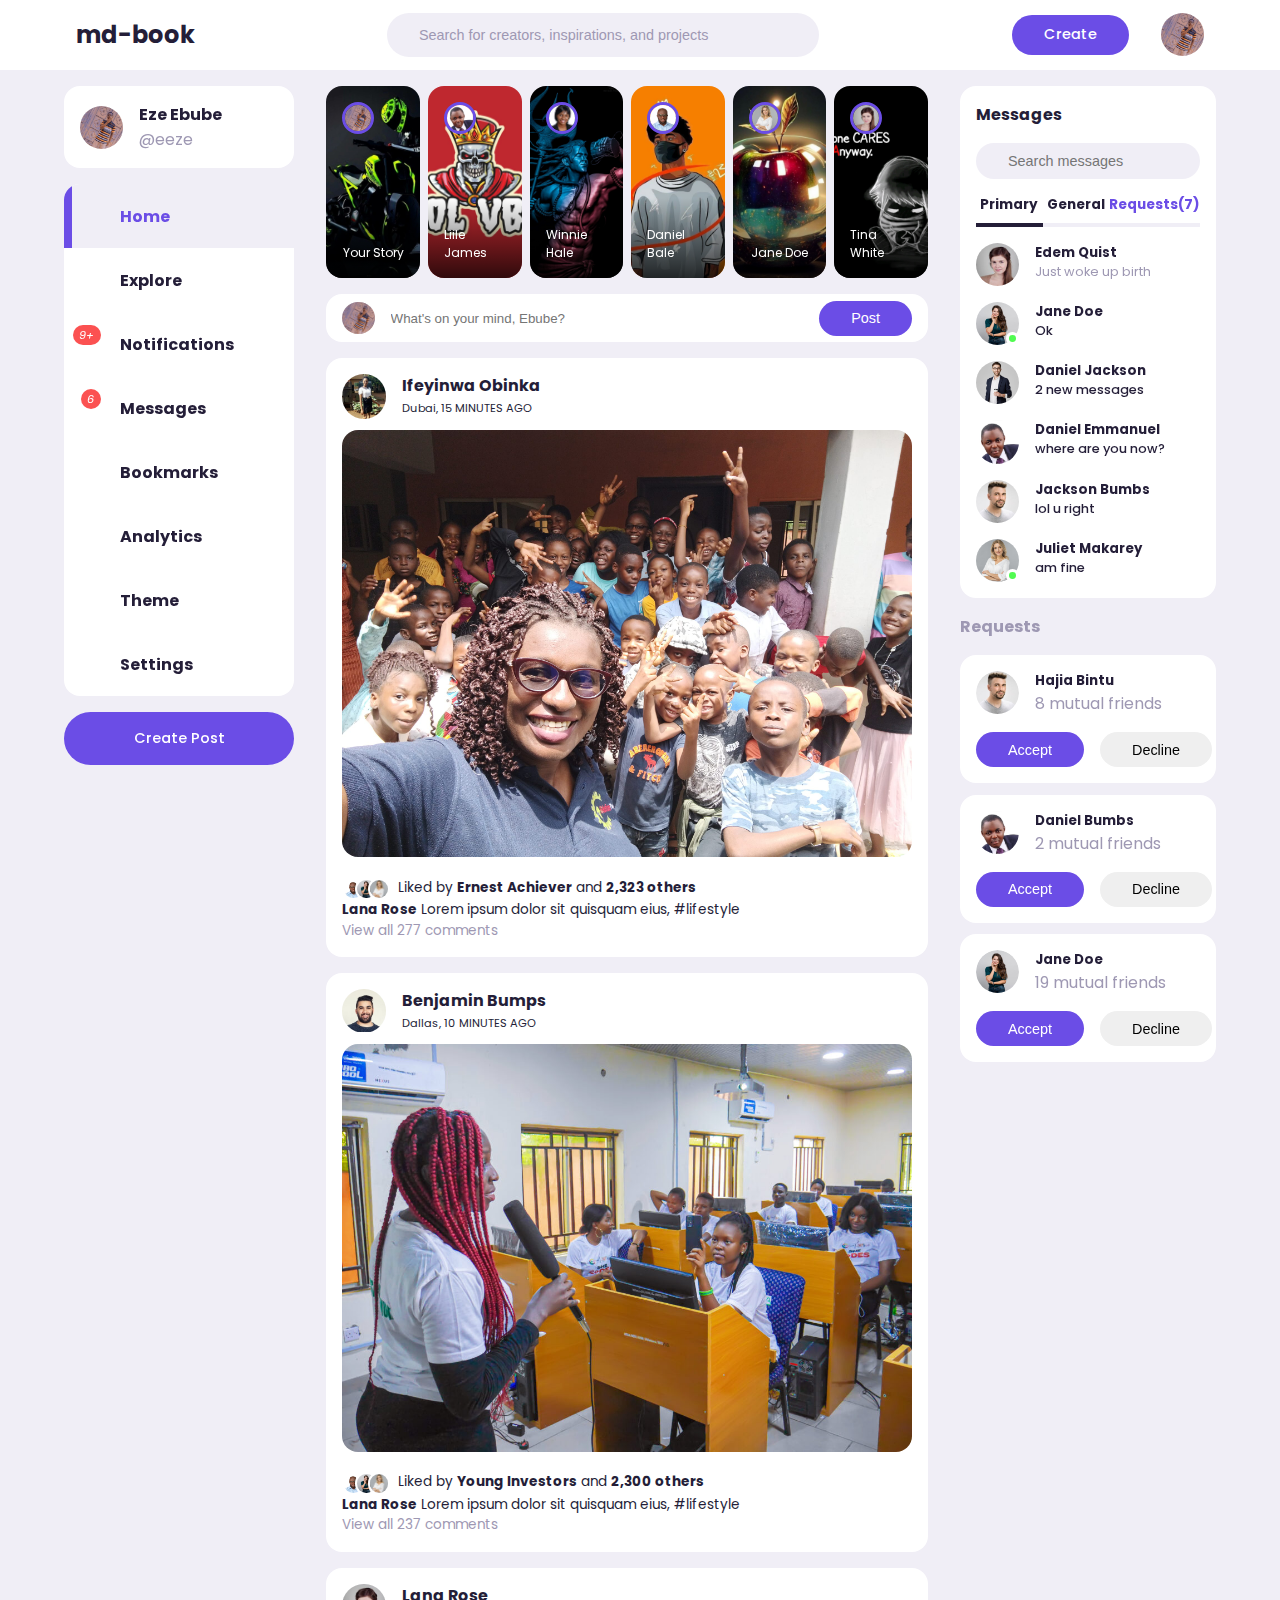
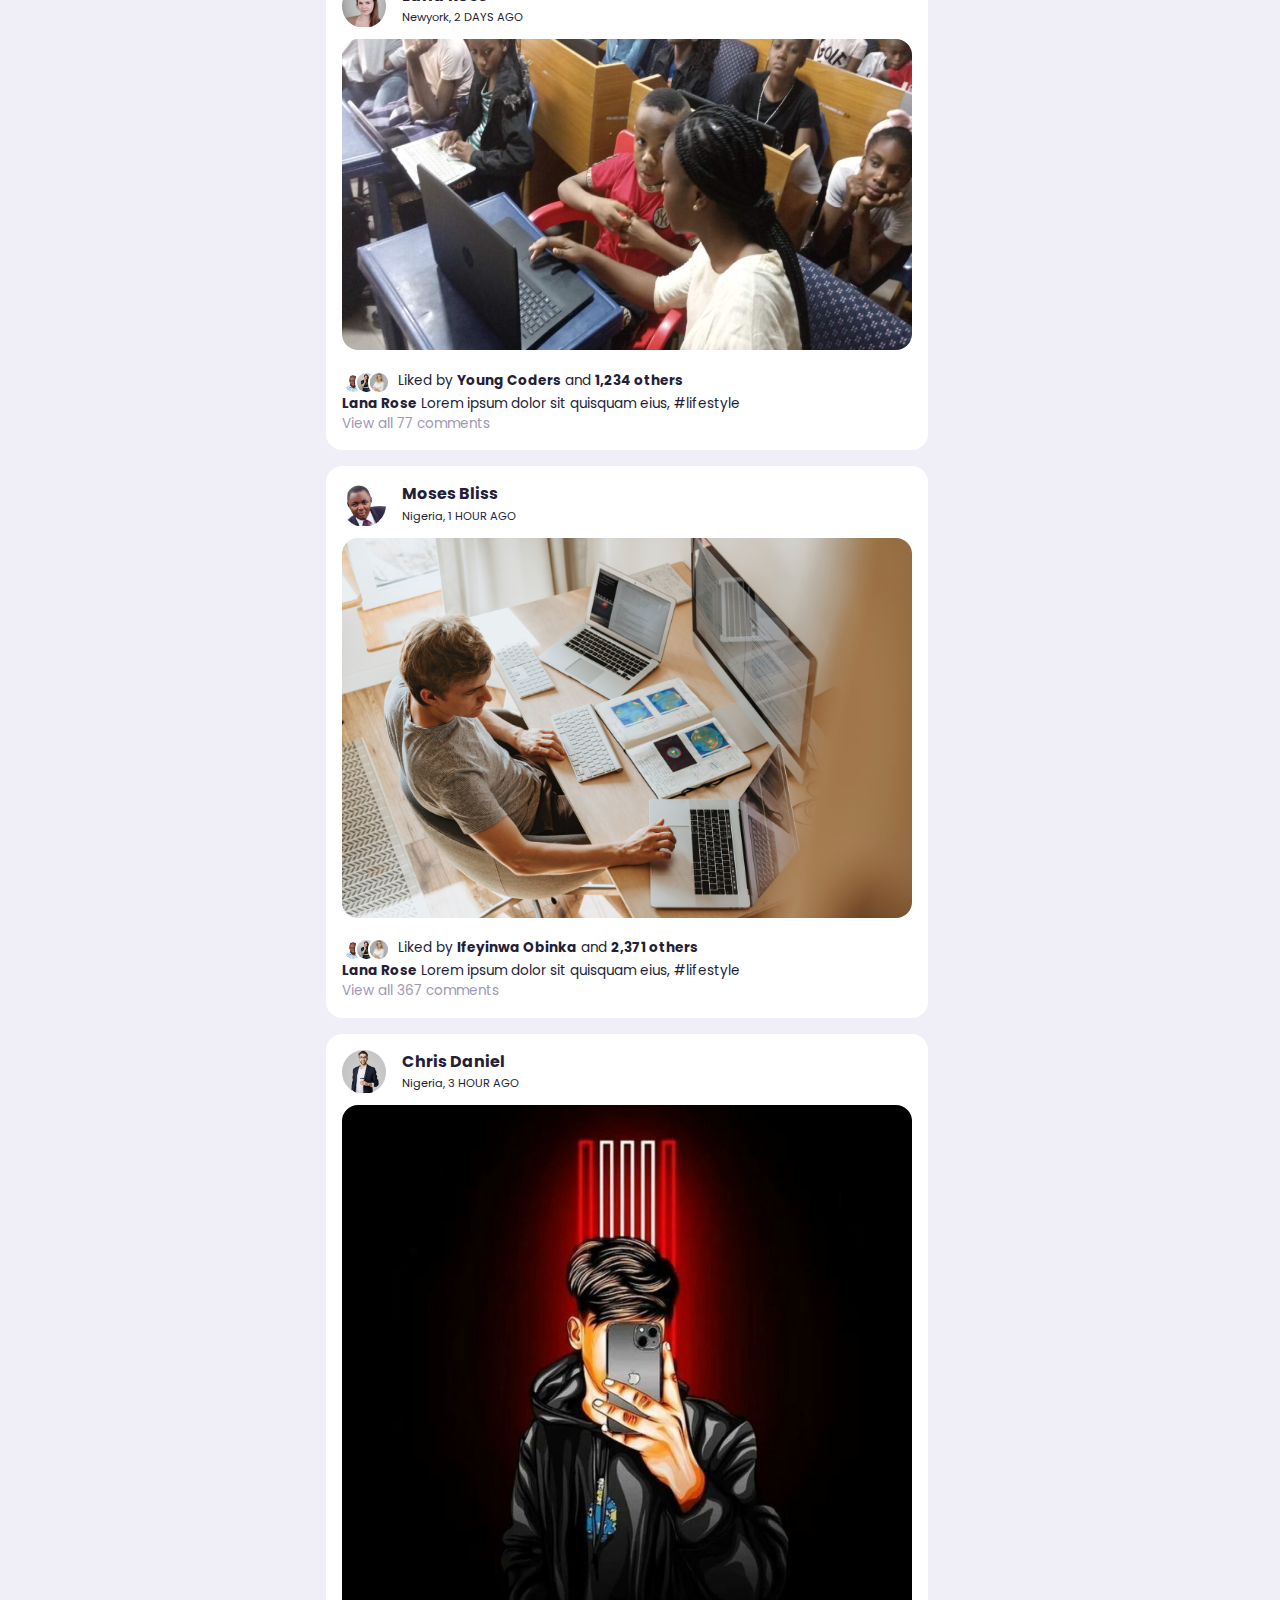
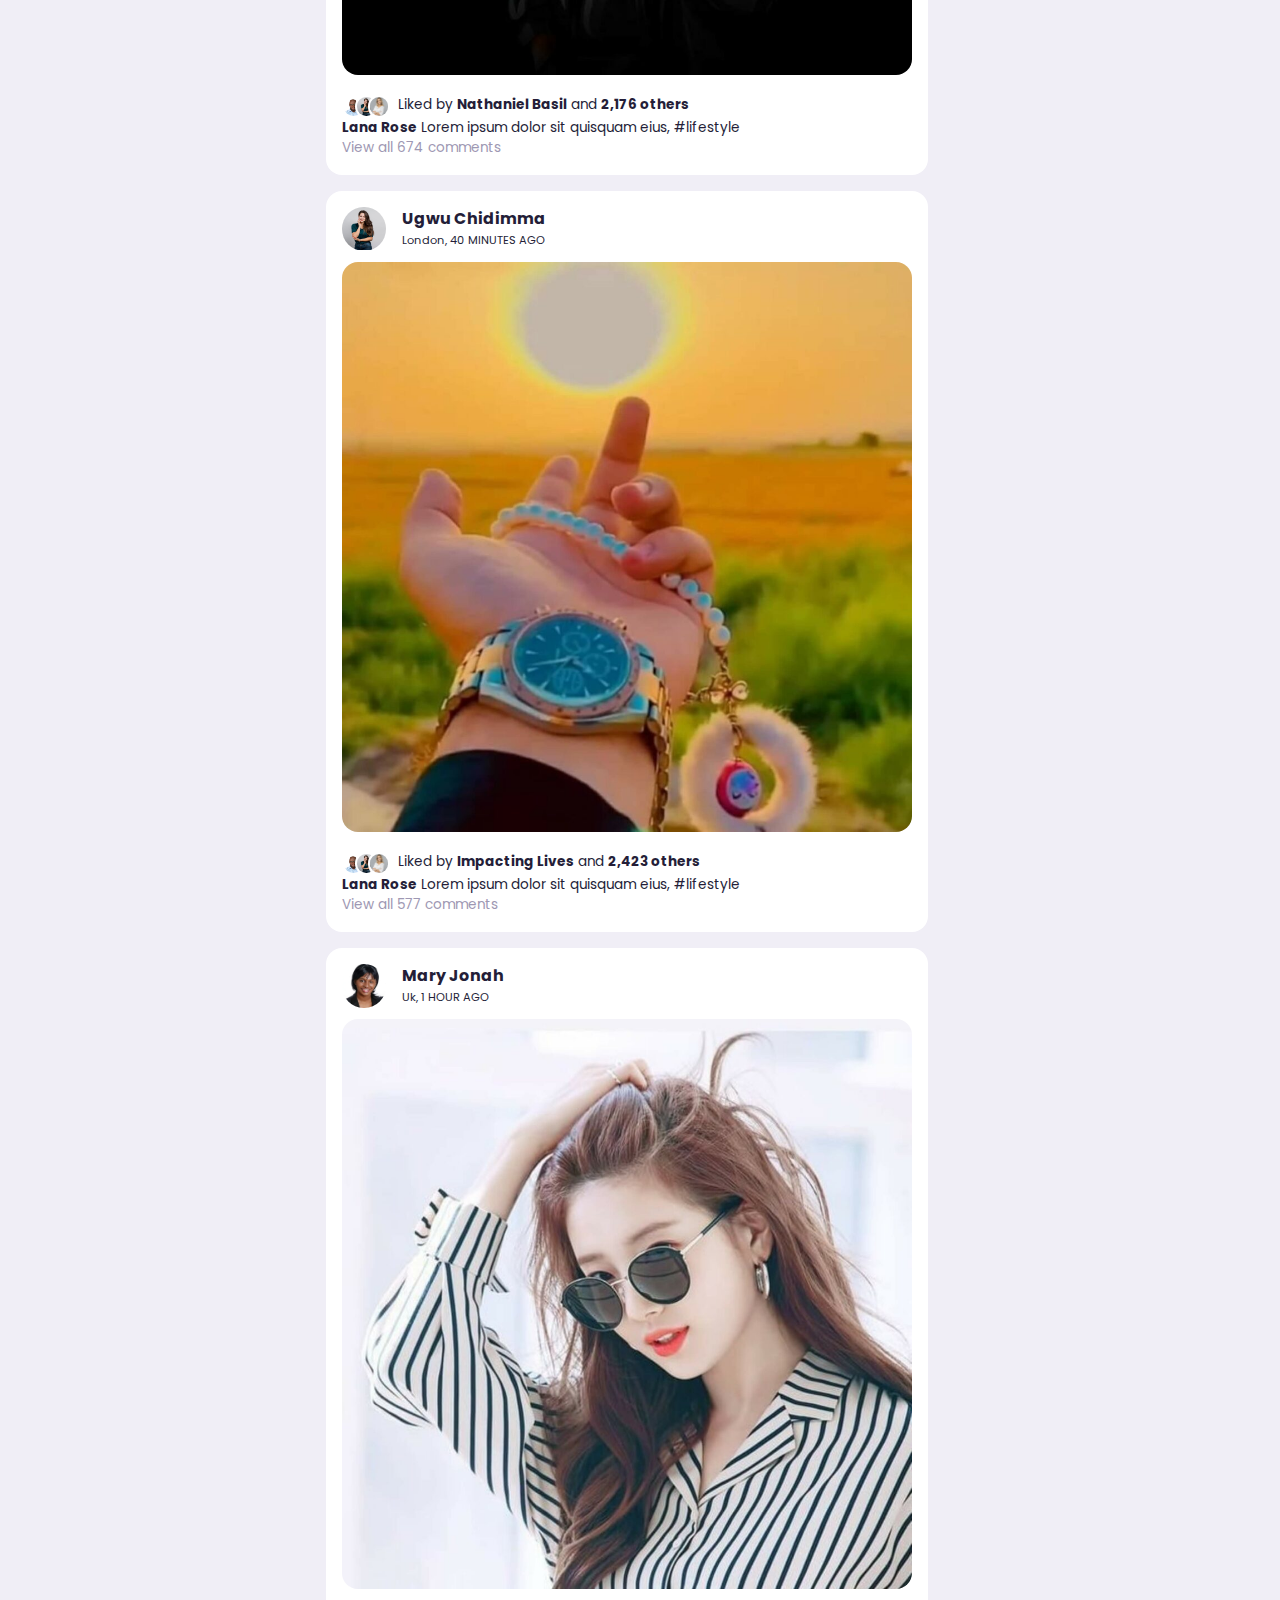
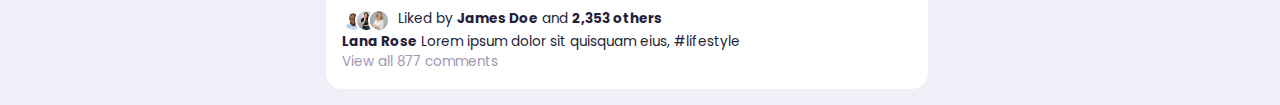
<file: index.html>
<!DOCTYPE html>
<html lang="en">
<head>
    <meta charset="UTF-8">
    <meta name="viewport" content="width=device-width, initial-scale=1.0">
    <title>md-book</title>
    <!-- ICONSCOUT CDN -->
    <link rel="stylesheet" href="https://unicons.iconscout.com/release/v2.1.6/css/unicons.css">
    <!-- STYLESHEET -->
    <link rel="stylesheet" href="style.css">
</head>
<body>
    <nav>
        <div class="container">
            <h2 class="log">
                md-book
            </h2>
            <div class="search-bar">
                <i class="uil uil-search"></i>
                <input type="search" placeholder="Search for creators, inspirations, and projects">
            </div>
            <div class="create">
                <label class="btn btn-primary" for="create-post">Create</label>
                <div class="profile-photo">
                    <img src="images/profile-1.png">
                </div>
            </div>
        </div>
    </nav>

    <!--------------------- MAIN ---------------------->
    <main>
        <div class="container">
            <!--------------------- LEFT ---------------------->
            <div class="left">
                <a class="profile">
                    <div class="profile-photo">
                        <img src="images/profile-1.png">
                    </div>
                    <div class="handle">
                        <h4>Eze Ebube</h4>
                        <p class="text-muted">
                            @eeze
                        </p>
                    </div>
                </a>

                <!--------------------- SIDEBAR ---------------------->
                <div class="sidebar">
                    <a class="menu-item active">
                        <span><i class="uil uil-home"></i></span><h3>Home</h3>
                    </a>
                    <a class="menu-item">
                        <span><i class="uil uil-compass"></i></span><h3>Explore</h3>
                    </a>
                    <a class="menu-item" id="notifications">
                        <span><i class="uil uil-bell"><small class="notification-count">9+</small></i></span><h3>Notifications</h3>
                        <!--------------------- NOTIFICATION POPUP ---------------------->
                        <div class="notifications-popup">
                            <div>
                                <div class="profile-photo">
                                    <img src="images/profile-2.jpg">
                                </div>
                                <div class="notification-body">
                                    <b>Keke Benjamine</b> accepted your friend request
                                    <small class="text-muted">2 DAYS AGO</small>
                                </div>
                            </div>
                            <div>
                                <div class="profile-photo">
                                    <img src="images/profile-3.jpg">
                                </div>
                                <div class="notification-body">
                                    <b>John Doe</b> commented on your post
                                    <small class="text-muted">1 HOUR AGO</small>
                                </div>
                            </div>
                            <div>
                                <div class="profile-photo">
                                    <img src="images/profile-4.jpg">
                                </div>
                                <div class="notification-body">
                                    <b>Mary Oppong</b> and <b>283 others</b> liked your post
                                    <small class="text-muted">4 MINUTES AGO</small>
                                </div>
                            </div>
                            <div>
                            <div class="profile-photo">
                                <img src="images/profile-5.jpg">
                            </div>
                            <div class="notification-body">
                                <b>Doris Y. Lartey</b> commented on a post you are tagged in
                                <small class="text-muted">2 DAYS AGO</small>
                            </div>
                        </div>
                        <div>
                        <div class="profile-photo">
                            <img src="images/profile-6.jpg">
                        </div>
                        <div class="notification-body">
                            <b>Donald Trump</b> commented on a post you are tagged in
                            <small class="text-muted">2 DAYS AGO</small>
                        </div>
                    </div>
                    <div>
                        <div class="profile-photo">
                            <img src="images/profile-7.png">
                        </div>
                        <div class="notification-body">
                            <b>Jane Doe</b> commented on your post
                            <small class="text-muted">1 HOUR AGO</small>
                        </div>
                    </div>

                        </div>
                    </a>
                    <a class="menu-item" id="messages-notification">
                        <span><i class="uil uil-envelope-alt"><small class="notification-count">6</small></i></span><h3>Messages</h3>
                    </a>
                    <a class="menu-item">
                        <span><i class="uil uil-bookmark"></i></span><h3>Bookmarks</h3>
                    </a>
                    <a class="menu-item">
                        <span><i class="uil uil-chart-line"></i></span><h3>Analytics</h3>
                    </a>
                    <a class="menu-item" id="theme">
                        <span><i class="uil uil-palette"></i></span><h3>Theme</h3>
                    </a>
                    <a class="menu-item">
                        <span><i class="uil uil-setting"></i></span><h3>Settings</h3>
                    </a>
                    </div>
                <!--------------------- END OF SIDEBAR ---------------------->
                <label for="create-post" class="btn btn-primary">Create Post</label>
            </div>
            <!--------------------- END OF LEFT ---------------------->


            <!--------------------- MIDDLE ---------------------->
            <div class="middle">
                <!--------------------- STORIES ---------------------->
                <div class="stories">
                <div class="story">
                    <div class="profile-photo">
                        <img src="images/profile-1.png">
                    </div>
                    <p class="name">Your Story</p>
                </div>
                <div class="story">
                    <div class="profile-photo">
                        <img src="images/profile-8.png">
                    </div>
                    <p class="name">Liile James</p>
                </div>
                <div class="story">
                    <div class="profile-photo">
                        <img src="images/profile-9.jpg">
                    </div>
                    <p class="name">Winnie Hale</p>
                </div>
                <div class="story">
                    <div class="profile-photo">
                        <img src="images/profile-10.png">
                    </div>
                    <p class="name">Daniel Bale</p>
                </div>
                <div class="story">
                    <div class="profile-photo">
                        <img src="images/profile-7.png">
                    </div>
                    <p class="name">Jane Doe</p>
                </div>
                <div class="story">
                    <div class="profile-photo">
                        <img src="images/profile-11.jpg">
                    </div>
                    <p class="name">Tina White</p>
                </div>
                </div>
                <!--------------------- END OF STORIES ---------------------->
                <form action="" class="create-post">
                    <div class="profile-photo">
                        <img src="images/profile-1.png">
                    </div>
                    <input type="text" placeholder="What's on your mind, Ebube?" id="create-post">
                    <input type="submit" value="Post" class="btn btn-primary">
                </form>
                
                <!--------------------- FEEDS ---------------------->
                <div class="feeds">
                    <!--------------------- FEED 1 ---------------------->
                    <div class="feed">
                        <div class="head">
                            <div class="user">
                                <div class="profile-photo">
                                    <img src="images/pofile-12.jpeg">
                                </div>
                                <div class="info">
                                    <h3>Ifeyinwa Obinka</h3>
                                    <small>Dubai, 15 MINUTES AGO</small>
                                </div>
                            </div>
                            <span class="edit">
                                <i class="uil uil-ellipsis-h"></i>
                            </span>
                        </div>

                        <div class="photo">
                            <img src="images/feed-1.jpg">
                        </div>
                        
                        <div class="action-buttons">
                            <div class="interaction-buttons">
                                <span><i class="uil uil-heart"></i></span>
                                <span><i class="uil uil-comment-dots"></i></span>
                                <span><i class="uil uil-share-alt"></i></span>
                            </div>
                            <div class="bookmark">
                                <span><i class="uil uil-bookmark-full"></i></span>
                            </div>
                        </div>

                        <div class="liked-by">
                            <span><img src="images/profile-10.png"></span>
                            <span><img src="images/profile-4.jpg"></span>
                            <span><img src="images/profile-7.png"></span>
                            <p>Liked by <b>Ernest Achiever</b> and <b>2,323 others</b></p>
                        </div>

                        <div class="caption">
                            <p><b>Lana Rose</b> Lorem ipsum dolor sit quisquam eius, <span class="harsh-tag">#lifestyle</span></p>
                        </div>
                        <div class="comments text-muted">View all 277 comments</div>
                    </div>
                    <!--------------------- FEED 2 ---------------------->
                    <div class="feed">
                        <div class="head">
                            <div class="user">
                                <div class="profile-photo">
                                    <img src="images/profile-2.jpg">
                                </div>
                                <div class="info">
                                    <h3>Benjamin Bumps</h3>
                                    <small>Dallas, 10 MINUTES AGO</small>
                                </div>
                            </div>
                            <span class="edit">
                                <i class="uil uil-ellipsis-h"></i>
                            </span>
                        </div>

                        <div class="photo">
                            <img src="images/feed-2.jpg">
                        </div>
                        
                        <div class="action-buttons">
                            <div class="interaction-buttons">
                                <span><i class="uil uil-heart"></i></span>
                                <span><i class="uil uil-comment-dots"></i></span>
                                <span><i class="uil uil-share-alt"></i></span>
                            </div>
                            <div class="bookmark">
                                <span><i class="uil uil-bookmark-full"></i></span>
                            </div>
                        </div>

                        <div class="liked-by">
                            <span><img src="images/profile-10.png"></span>
                            <span><img src="images/profile-4.jpg"></span>
                            <span><img src="images/profile-7.png"></span>
                            <p>Liked by <b>Young Investors</b> and <b>2,300 others</b></p>
                        </div>

                        <div class="caption">
                            <p><b>Lana Rose</b> Lorem ipsum dolor sit quisquam eius, <span class="harsh-tag">#lifestyle</span></p>
                        </div>
                        <div class="comments text-muted">View all 237 comments</div>
                    </div>
                    <!--------------------- FEED 3 ---------------------->
                    <div class="feed">
                        <div class="head">
                            <div class="user">
                                <div class="profile-photo">
                                    <img src="images/profile-11.jpg">
                                </div>
                                <div class="info">
                                    <h3>Lana Rose</h3>
                                    <small>Newyork, 2 DAYS AGO</small>
                                </div>
                            </div>
                            <span class="edit">
                                <i class="uil uil-ellipsis-h"></i>
                            </span>
                        </div>

                        <div class="photo">
                            <img src="images/feed-3.jpg">
                        </div>
                        
                        <div class="action-buttons">
                            <div class="interaction-buttons">
                                <span><i class="uil uil-heart"></i></span>
                                <span><i class="uil uil-comment-dots"></i></span>
                                <span><i class="uil uil-share-alt"></i></span>
                            </div>
                            <div class="bookmark">
                                <span><i class="uil uil-bookmark-full"></i></span>
                            </div>
                        </div>

                        <div class="liked-by">
                            <span><img src="images/profile-10.png"></span>
                            <span><img src="images/profile-4.jpg"></span>
                            <span><img src="images/profile-7.png"></span>
                            <p>Liked by <b>Young Coders</b> and <b>1,234 others</b></p>
                        </div>

                        <div class="caption">
                            <p><b>Lana Rose</b> Lorem ipsum dolor sit quisquam eius, <span class="harsh-tag">#lifestyle</span></p>
                        </div>
                        <div class="comments text-muted">View all 77 comments</div>
                    </div>
                    <!--------------------- FEED 4 ---------------------->
                    <div class="feed">
                        <div class="head">
                            <div class="user">
                                <div class="profile-photo">
                                    <img src="images/profile-8.png">
                                </div>
                                <div class="info">
                                    <h3>Moses Bliss</h3>
                                    <small>Nigeria, 1 HOUR AGO</small>
                                </div>
                            </div>
                            <span class="edit">
                                <i class="uil uil-ellipsis-h"></i>
                            </span>
                        </div>

                        <div class="photo">
                            <img src="images/feed-4.jpg">
                        </div>
                        
                        <div class="action-buttons">
                            <div class="interaction-buttons">
                                <span><i class="uil uil-heart"></i></span>
                                <span><i class="uil uil-comment-dots"></i></span>
                                <span><i class="uil uil-share-alt"></i></span>
                            </div>
                            <div class="bookmark">
                                <span><i class="uil uil-bookmark-full"></i></span>
                            </div>
                        </div>

                        <div class="liked-by">
                            <span><img src="images/profile-10.png"></span>
                            <span><img src="images/profile-4.jpg"></span>
                            <span><img src="images/profile-7.png"></span>
                            <p>Liked by <b>Ifeyinwa Obinka</b> and <b>2,371 others</b></p>
                        </div>

                        <div class="caption">
                            <p><b>Lana Rose</b> Lorem ipsum dolor sit quisquam eius, <span class="harsh-tag">#lifestyle</span></p>
                        </div>
                        <div class="comments text-muted">View all 367 comments</div>
                    </div>
                    <!--------------------- FEED 5 ---------------------->
                    <div class="feed">
                        <div class="head">
                            <div class="user">
                                <div class="profile-photo">
                                    <img src="images/profile-5.jpg">
                                </div>
                                <div class="info">
                                    <h3>Chris Daniel</h3>
                                    <small>Nigeria, 3 HOUR AGO</small>
                                </div>
                            </div>
                            <span class="edit">
                                <i class="uil uil-ellipsis-h"></i>
                            </span>
                        </div>

                        <div class="photo">
                            <img src="images/feed-5.jpg">
                        </div>
                        
                        <div class="action-buttons">
                            <div class="interaction-buttons">
                                <span><i class="uil uil-heart"></i></span>
                                <span><i class="uil uil-comment-dots"></i></span>
                                <span><i class="uil uil-share-alt"></i></span>
                            </div>
                            <div class="bookmark">
                                <span><i class="uil uil-bookmark-full"></i></span>
                            </div>
                        </div>

                        <div class="liked-by">
                            <span><img src="images/profile-10.png"></span>
                            <span><img src="images/profile-4.jpg"></span>
                            <span><img src="images/profile-7.png"></span>
                            <p>Liked by <b>Nathaniel Basil</b> and <b>2,176 others</b></p>
                        </div>

                        <div class="caption">
                            <p><b>Lana Rose</b> Lorem ipsum dolor sit quisquam eius, <span class="harsh-tag">#lifestyle</span></p>
                        </div>
                        <div class="comments text-muted">View all 674 comments</div>
                    </div>
                    <!--------------------- FEED 6 ---------------------->
                    <div class="feed">
                        <div class="head">
                            <div class="user">
                                <div class="profile-photo">
                                    <img src="images/profile-4.jpg">
                                </div>
                                <div class="info">
                                    <h3>Ugwu Chidimma</h3>
                                    <small>London, 40 MINUTES AGO</small>
                                </div>
                            </div>
                            <span class="edit">
                                <i class="uil uil-ellipsis-h"></i>
                            </span>
                        </div>

                        <div class="photo">
                            <img src="images/feed-6.jpg">
                        </div>
                        
                        <div class="action-buttons">
                            <div class="interaction-buttons">
                                <span><i class="uil uil-heart"></i></span>
                                <span><i class="uil uil-comment-dots"></i></span>
                                <span><i class="uil uil-share-alt"></i></span>
                            </div>
                            <div class="bookmark">
                                <span><i class="uil uil-bookmark-full"></i></span>
                            </div>
                        </div>

                        <div class="liked-by">
                            <span><img src="images/profile-10.png"></span>
                            <span><img src="images/profile-4.jpg"></span>
                            <span><img src="images/profile-7.png"></span>
                            <p>Liked by <b>Impacting Lives</b> and <b>2,423 others</b></p>
                        </div>

                        <div class="caption">
                            <p><b>Lana Rose</b> Lorem ipsum dolor sit quisquam eius, <span class="harsh-tag">#lifestyle</span></p>
                        </div>
                        <div class="comments text-muted">View all 577 comments</div>
                    </div>
                    <!--------------------- FEED 7 ---------------------->
                    <div class="feed">
                        <div class="head">
                            <div class="user">
                                <div class="profile-photo">
                                    <img src="images/profile-9.jpg">
                                </div>
                                <div class="info">
                                    <h3>Mary Jonah</h3>
                                    <small>Uk, 1 HOUR AGO</small>
                                </div>
                            </div>
                            <span class="edit">
                                <i class="uil uil-ellipsis-h"></i>
                            </span>
                        </div>

                        <div class="photo">
                            <img src="images/feed-7.jpg">
                        </div>
                        
                        <div class="action-buttons">
                            <div class="interaction-buttons">
                                <span><i class="uil uil-heart"></i></span>
                                <span><i class="uil uil-comment-dots"></i></span>
                                <span><i class="uil uil-share-alt"></i></span>
                            </div>
                            <div class="bookmark">
                                <span><i class="uil uil-bookmark-full"></i></span>
                            </div>
                        </div>

                        <div class="liked-by">
                            <span><img src="images/profile-10.png"></span>
                            <span><img src="images/profile-4.jpg"></span>
                            <span><img src="images/profile-7.png"></span>
                            <p>Liked by <b>James Doe</b> and <b>2,353 others</b></p>
                        </div>

                        <div class="caption">
                            <p><b>Lana Rose</b> Lorem ipsum dolor sit quisquam eius, <span class="harsh-tag">#lifestyle</span></p>
                        </div>
                        <div class="comments text-muted">View all 877 comments</div>
                    </div>
                    <!--------------------- END OF FEED ---------------------->
                </div>
                <!--------------------- END OF FEEDS ---------------------->
            </div>
            <!--------------------- END OF MIDDLE ---------------------->


            <!--------------------- RIGHT ---------------------->
            <div class="right">
                <div class="messages">
                    <div class="heading">
                        <h4>Messages</h4><i class="uil uil-edit"></i>
                    </div>
                    <!--------------------- SEARCH BAR ---------------------->
                    <div class="search-bar">
                        <i class="uil uil-search"></i>
                        <input type="search" placeholder="Search messages" id="message-search">
                    </div>
                    <!--------------------- MESSAGES CATEGORY ---------------------->
                    <div class="category">
                        <h6 class="active">Primary</h6>
                        <h6>General</h6>
                        <h6 class="message-requests">Requests(7)</h6>
                    </div>
                    <!--------------------- MESSAGE ---------------------->
                    <div class="message">
                        <div class="profile-photo">
                            <img src="images/profile-11.jpg">
                        </div>
                        <div class="message-body">
                            <h5>Edem Quist</h5>
                            <p class="text-muted">Just woke up birth</p>
                        </div>
                    </div>
                    <!--------------------- MESSAGE ---------------------->
                    <div class="message">
                        <div class="profile-photo">
                            <img src="images/profile-4.jpg">
                            <div class="active"></div>
                        </div>
                        <div class="message-body">
                            <h5>Jane Doe</h5>
                            <p class="text-bold">Ok</p>
                        </div>
                    </div>
                    <!--------------------- MESSAGE ---------------------->
                    <div class="message">
                        <div class="profile-photo">
                            <img src="images/profile-5.jpg">
                        </div>
                        <div class="message-body">
                            <h5>Daniel Jackson</h5>
                            <p class="text-bold">2 new messages</p>
                        </div>
                    </div>
                    <!--------------------- MESSAGE ---------------------->
                    <div class="message">
                        <div class="profile-photo">
                            <img src="images/profile-8.png">
                        </div>
                        <div class="message-body">
                            <h5>Daniel Emmanuel</h5>
                            <p class="text-bold">where are you now?</p>
                        </div>
                    </div>
                    <!--------------------- MESSAGE ---------------------->
                    <div class="message">
                        <div class="profile-photo">
                            <img src="images/profile-6.jpg">
                        </div>
                        <div class="message-body">
                            <h5>Jackson Bumbs</h5>
                            <p class="text-bold">lol u right</p>
                        </div>
                    </div>
                    <!--------------------- MESSAGE ---------------------->
                    <div class="message">
                        <div class="profile-photo">
                            <img src="images/profile-7.png">
                            <div class="active"></div>
                        </div>
                        <div class="message-body">
                            <h5>Juliet Makarey</h5>
                            <p class="text-bold">am fine</p>
                        </div>
                    </div>
                    
                </div>
                <!--------------------- END OF MESSAGES ---------------------->
                
                
                <!--------------------- FRIEND REQUESTS ---------------------->
                <div class="friend-requests">
                    <h4>Requests</h4>
                    <div class="request">
                    <div class="info">
                        <div class="profile-photo">
                            <img src="images/profile-6.jpg">
                        </div>
                        <div>
                            <h5>Hajia Bintu</h5>
                            <p class="text-muted">
                                8 mutual friends
                            </p>
                        </div>
                    </div>
                    <div class="action">
                        <button class="btn btn-primary">
                            Accept
                        </button>
                        <button class="btn">
                            Decline
                        </button>
                    </div>
                </div>
                    <div class="request">
                    <div class="info">
                        <div class="profile-photo">
                            <img src="images/profile-8.png">
                        </div>
                        <div>
                            <h5>Daniel Bumbs</h5>
                            <p class="text-muted">
                                2 mutual friends
                            </p>
                        </div>
                    </div>
                    <div class="action">
                        <button class="btn btn-primary">
                            Accept
                        </button>
                        <button class="btn">
                            Decline
                        </button>
                    </div>
                </div>
                    <div class="request">
                    <div class="info">
                        <div class="profile-photo">
                            <img src="images/profile-4.jpg">
                        </div>
                        <div>
                            <h5>Jane Doe</h5>
                            <p class="text-muted">
                                19 mutual friends
                            </p>
                        </div>
                    </div>
                    <div class="action">
                        <button class="btn btn-primary">
                            Accept
                        </button>
                        <button class="btn">
                            Decline
                        </button>
                    </div>
                </div>
                </div>
            </div>
            <!--------------------- END OF RIGHT ---------------------->
        </div>
    </main>
    
    <!--------------------- THEME CUSTOMIZATION ---------------------->
    <div class="customize-theme">
        <div class="card">
            <h2>Customize your view</h2>
            <p class="text-muted">Manage your <span class="hide"> font size,</span> color, and background.</p>
            
            <!--------------------- FONT SIZES ---------------------->
            <div class="font-size hide">
                <h4>Font Size</h4>
                <div>
                    <h6>Aa</h6>
                    <div class="choose-size">
                        <span class="font-size-1"></span>
                        <span class="font-size-2"></span>
                        <span class="font-size-3 active"></span>
                        <span class="font-size-4"></span>
                        <span class="font-size-5"></span>
                    </div>
                    <h3>Aa</h3>
                </div>
            </div>
            
            <!--------------------- PRIMARY COLORS ---------------------->
            <div class="color">
                <h1>Color</h4>
                <div class="choose-color">
                <span class="color-1 active"></span>
                <span class="color-2"></span>
                <span class="color-3"></span>
                <span class="color-4"></span>
                <span class="color-5"></span>
            </div>
        </div>

        <!--------------------- BACKGROUND COLORS ---------------------->
        <div class="background">
            <h4>Background</h4>
            <div class="choose-bg">
                <div class="bg-1 active">
                    <span></span>
                    <h5 for="bg-1">Light</h5>
                </div>
                <div class="bg-2">
                    <span></span>
                    <h5>Dim</h5>
                </div>
                <div class="bg-3">
                    <span></span>
                    <h5 for="bg-3">Lights Out</h5>
                </div>
            </div>
        </div>
    </div>
    </div>
    <script src="index.js"></script>
</body>
</html>
</file>
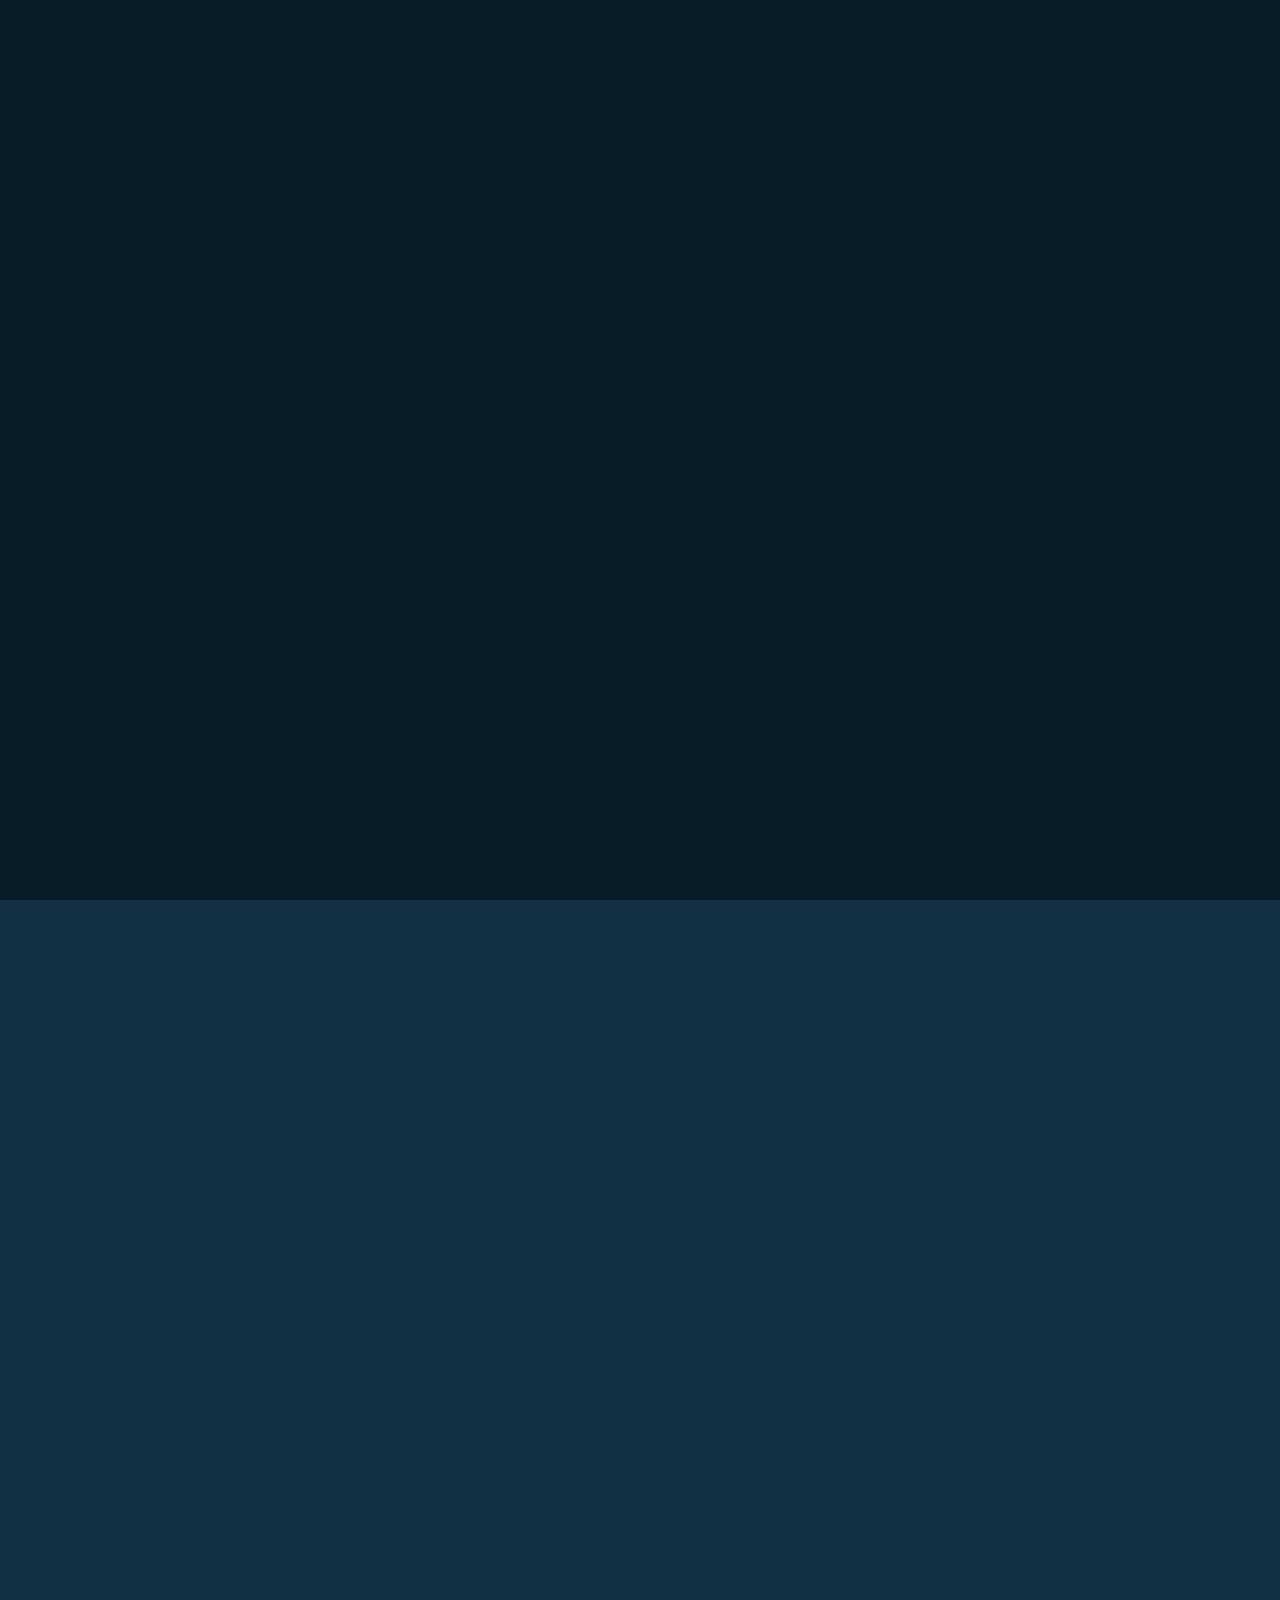
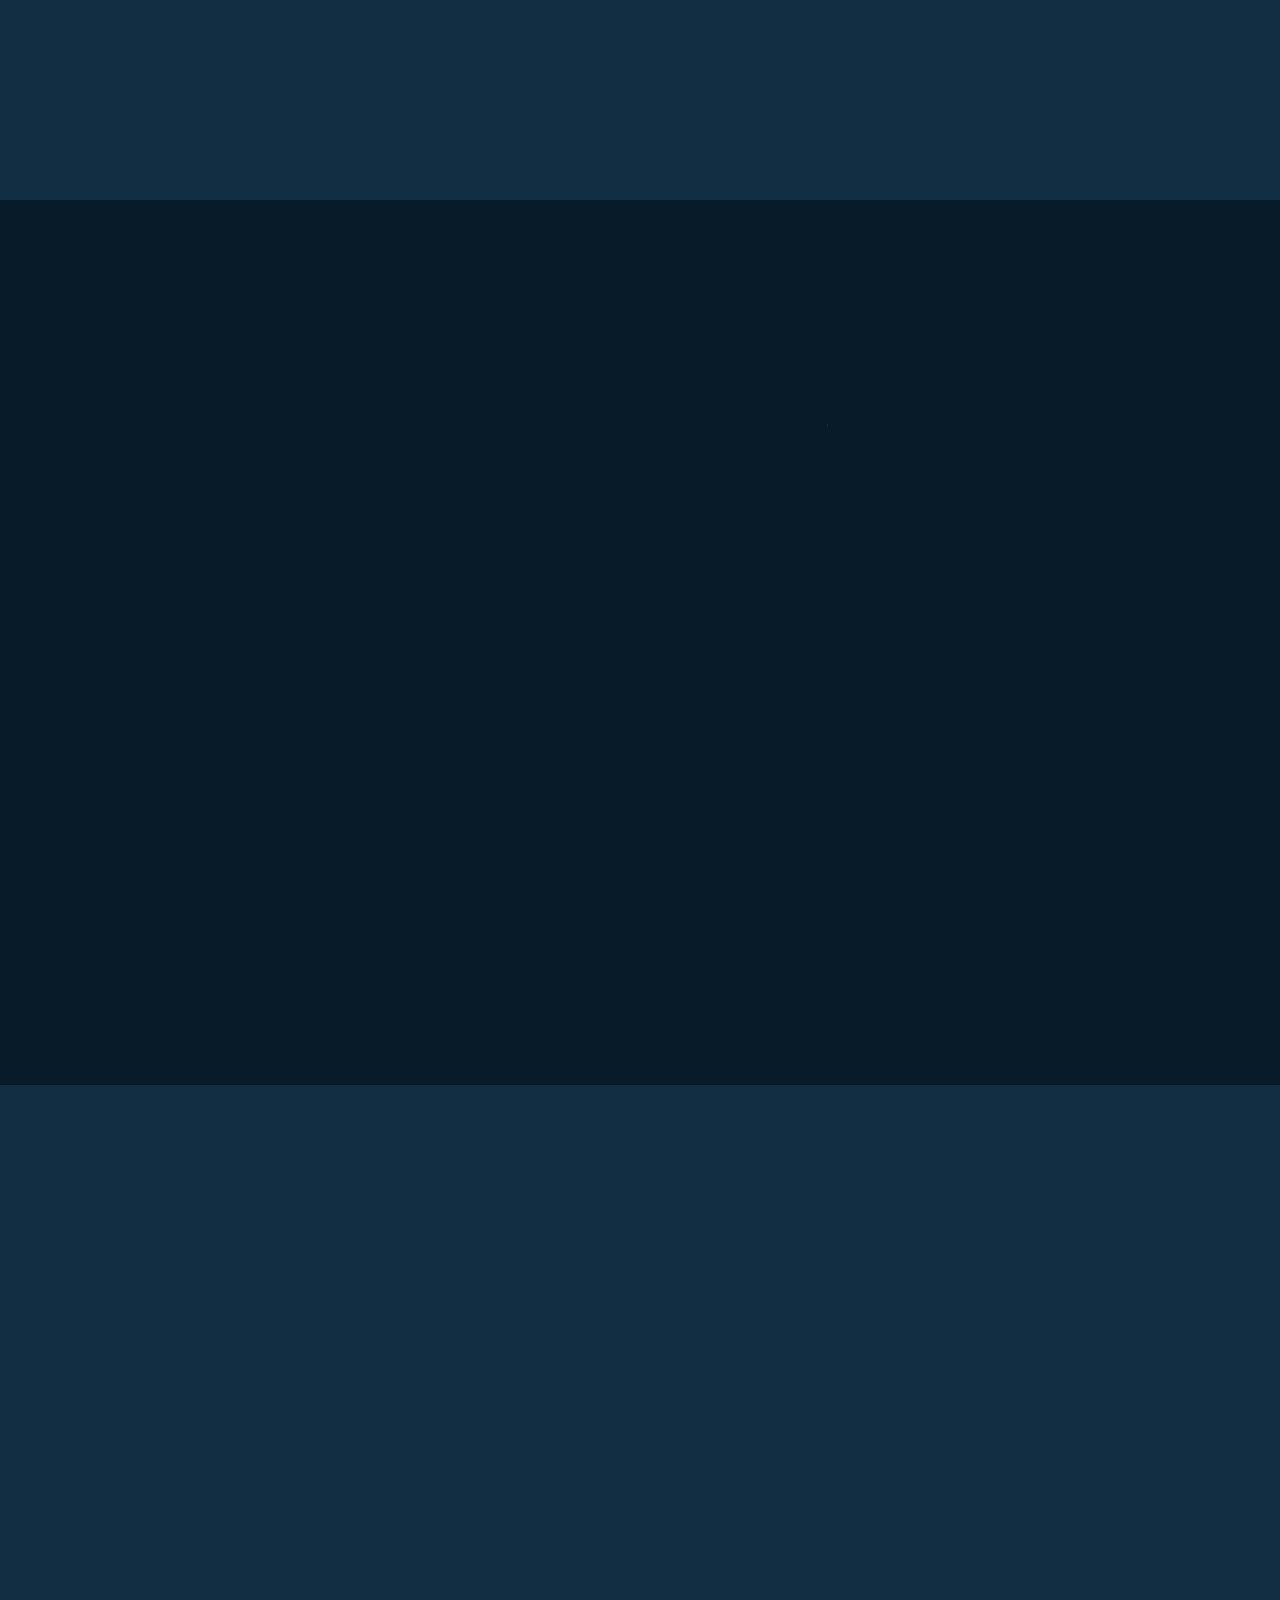
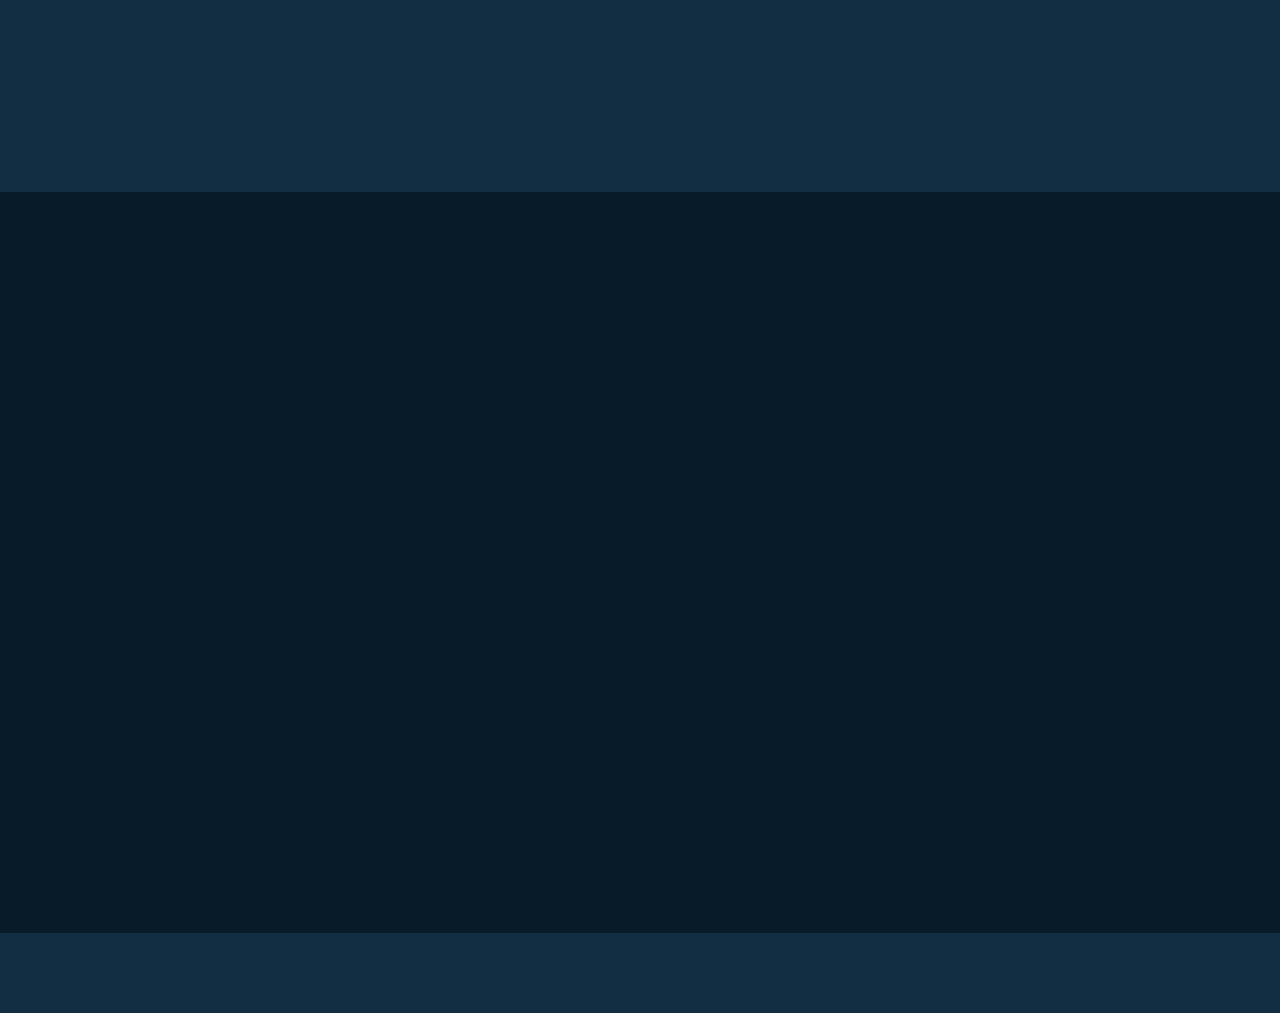
<file: about my self website/index.html>
<!DOCTYPE html>
<html lang="en">
<head>
    <meta charset="UTF-8">
    <meta name="viewport" content="width=device-width, initial-scale=1.0">
    <title>my self webpage</title>
    <link rel="stylesheet" href="https://unpkg.com/boxicons@2.1.4/css/boxicons.min.css">
    <link rel="stylesheet" type="text/css" href="https://cdnjs.cloudflare.com/ajax/libs/font-awesome/6.4.0/css/all.min.css">
    <link rel="stylesheet" href="https://cdnjs.cloudflare.com/ajax/libs/font-awesome/4.7.0/css/font-awesome.min.css">
    <link rel="stylesheet" href="style.css">
</head>
<body>

                    <!-- HEADER AND NAVIGTION MENU DESIGN -->

    <header class="header">
        <a href="#" class="logo">Miracle.<span class="animate" style="--i:1;"></span></a>

        <div class="bx bx-menu" id="menu-icon"><span class="animate" style="--i:2;"></span></div>

        <nav class="navbar">
            <a href="#home" class="active">Home</a>
            <a href="#about">About</a>
            <a href="#education">Education</a>
            <a href="#skills">Skills</a>
            <a href="#contact">Contact</a>

            <span class="active-nav"></span>
            <span class="animate" style="--i:2;"></span>
        </nav>
    </header>

                        <!-- HOME SECTION DESIGN -->

    <section class="home show-animate" id="home">
        <div class="home-content">
            <h1>Hi, I'm <span>Miracle Daniel</span><span class="animate" style="--i:2;"></span></h1>
            <div class="text-animate">
                <h3>Frontend Developer<span class="animate" style="--i:3;"></span></h3>
            </div>
            <p>Lorem, ipsum dolor sit amet consectetur adipisicing elit. Ipsum a quo atque ipsam animi exercitationem autem, blanditiis numquam tenetur possimus excepturi! Autem a veniam laborum consequuntur culpa.
                <span class="animate" style="--i:4;"></span>
            </p>

            <div class="btn-box">
                <a href="#" class="btn">Hire Me</a>
                <a href="#" class="btn">Let's Talk</a>
                <span class="animate" style="--i:5;"></span>
            </div>
        </div>

        <div class="home-sci">
            <a href="#"><i class="fa fa-facebook"></i></a>
            <a href="#"><i class="fa fa-twitter"></i></a>
            <a href="#"><i class="fa fa-linkedin"></i></a>
            <span class="animate" style="--i:6;"></span>
        </div>

        <div class="home-imgHover"></div>
        <span class="animate home-img" style="--i:7;"></span>
    </section>

                        <!-- ABOUT SECTION DESIGN -->

    <section class="about" id="about">
        <h2 class="heading">About <span>Me</span><span class="animate scroll" style="--i:1;"></span></h2>

        <div class="about-img">
            <img src="my self image/about.png">
            <span class="circle-spin"></span>
            <span class="animate scroll" style="--i:2;"></span>
        </div>

        <div class="about-content">
            <h3>Frontend Developer<span class="animate scroll" style="--i:3;"></span></h3>
            <p>Lorem, ipsum dolor sit amet consectetur adipisicing elit. Quo sunt sed est quaerat voluptas, odit illum veniam nulla optio perferendis a, facilis ratione adipisci sapiente minima dolorem autem saepe ad enim. Non deleniti voluptatibus quod modi perferendis ea explicabo sequi? Eum quae facere assumenda eos iure tempora molestiae sequi illum.
                <span class="animate scroll" style="--i:4;"></span>
            </p>

            <div class="btn-box btns">
                <a href="#" class="btn">Read More</a>
                <span class="animate scroll" style="--i:5;"></span>
            </div>
        </div>
    </section>

                      <!-- EDUCATION SECTION DESIGN -->

    <section class="education" id="education">
        <h2 class="heading">My <span>Journey</span><span class="animate scroll" style="--i:1;"></span></h2>

        <div class="education-row">
            <div class="education-column">
                <h3 class="title">Education<span class="animate scroll" style="--i:2;"></span></h3>

                <div class="education-box">
                    <div class="education-content">
                        <div class="content">
                            <div class="year"><i class="fa fa-calendar"></i> 2017 - 2018</div>
                            <h3>Master Degree - University</h3>
                            <p>Lorem ipsum dolor sit amet consectetur adipisicing elit. Consectetur, corrupti? Accusantium, officia odio nihil obcaecati reiciendis repudiandae ex explicabo eveniet.</p>
                        </div>
                    </div>

                    <div class="education-content">
                        <div class="content">
                            <div class="year"><i class="fa fa-calendar"></i> 2018 - 2019</div>
                            <h3>Master Degree - University</h3>
                            <p>Lorem ipsum dolor sit amet consectetur adipisicing elit. Consectetur, corrupti? Accusantium, officia odio nihil obcaecati reiciendis repudiandae ex explicabo eveniet.</p>
                        </div>
                    </div>

                    <div class="education-content">
                        <div class="content">
                            <div class="year"><i class="fa fa-calendar"></i> 2019 - 2020</div>
                            <h3>Master Degree - University</h3>
                            <p>Lorem ipsum dolor sit amet consectetur adipisicing elit. Consectetur, corrupti? Accusantium, officia odio nihil obcaecati reiciendis repudiandae ex explicabo eveniet.</p>
                        </div>
                    </div>
                    <span class="animate scroll" style="--i:3;"></span>
                </div>
            </div>
            
            <div class="education-column">
                <h3 class="title">Experience<span class="animate scroll" style="--i:5;"></span></h3>

                <div class="education-box">
                    <div class="education-content">
                        <div class="content">
                            <div class="year"><i class="fa fa-calendar"></i> 2017 - 2018</div>
                            <h3>Web Developer - Company</h3>
                            <p>Lorem ipsum dolor sit amet consectetur adipisicing elit. Consectetur, corrupti? Accusantium, officia odio nihil obcaecati reiciendis repudiandae ex explicabo eveniet.</p>
                        </div>
                    </div>

                    <div class="education-content">
                        <div class="content">
                            <div class="year"><i class="fa fa-calendar"></i> 2018 - 2019</div>
                            <h3>Web Developer - Company</h3>
                            <p>Lorem ipsum dolor sit amet consectetur adipisicing elit. Consectetur, corrupti? Accusantium, officia odio nihil obcaecati reiciendis repudiandae ex explicabo eveniet.</p>
                        </div>
                    </div>

                    <div class="education-content">
                        <div class="content">
                            <div class="year"><i class="fa fa-calendar"></i> 2019 - 2020</div>
                            <h3>Web Developer - Company</h3>
                            <p>Lorem ipsum dolor sit amet consectetur adipisicing elit. Consectetur, corrupti? Accusantium, officia odio nihil obcaecati reiciendis repudiandae ex explicabo eveniet.</p>
                        </div>
                    </div>
                    <span class="animate scroll" style="--i:6;"></span>

                </div>
            </div>
        </div>
    </section>

                            <!-- SKILLS SECTION DESIGN -->

    <section class="skills" id="skills">
        <h2 class="heading">My <span>Skills</span><span class="animate scroll" style="--i:1;"></span></h2>

        <div class="skills-row">
            <div class="skills-column">
                <h3 class="title">Coding Skills<span class="animate scroll" style="--i:2;"></span></h3>

                <div class="skills-box">
                    <div class="skills-content">
                        <div class="progress">
                            <h3>HTML <span>90%</span></h3>
                            <div class="bar"><span></span></div>
                        </div>

                        <div class="progress">
                            <h3>CSS <span>80%</span></h3>
                            <div class="bar"><span></span></div>
                        </div>

                        <div class="progress">
                            <h3>JavaScript <span>60%</span></h3>
                            <div class="bar"><span></span></div>
                        </div>

                        <div class="progress">
                            <h3>Python <span>50%</span></h3>
                            <div class="bar"><span></span></div>
                        </div>
                    </div>

                    <span class="animate scroll" style="--i:3;"></span>
                </div>
            </div>


            <div class="skills-column">
                <h3 class="title">Professional Skills<span class="animate scroll" style="--i:5;"></span></h3>

                <div class="skills-box">
                    <div class="skills-content">
                        <div class="progress">
                            <h3>Web Design <span>95%</span></h3>
                            <div class="bar"><span></span></div>
                        </div>

                        <div class="progress">
                            <h3>Web Development <span>67%</span></h3>
                            <div class="bar"><span></span></div>
                        </div>

                        <div class="progress">
                            <h3>Graphic Design <span>85%</span></h3>
                            <div class="bar"><span></span></div>
                        </div>

                        <div class="progress">
                            <h3>SEO Marketting <span>60%</span></h3>
                            <div class="bar"><span></span></div>
                        </div>
                    </div>
                    <span class="animate scroll" style="--i:6;"></span>
                </div>
            </div>
        </div>
    </section>

                      <!-- CONTACT SECTION DESIGN -->

    <section class="contact" id="contact">
        <h2 class="heading">Contact <span>Me!</span><span class="animate scroll" style="--i:1;"></span></h2>

        <form action="https://formsubmit.co/a55c90e5a94cd39eeb3a7cd5a2c925af" method="POST">
            <input type="text" name="_honey" style="display:none;">
          <input type="hidden" name="_captcha" value="false">
          <input type="hidden" name="_next" value="https://miracledaniel2005.github.io/ebube/error.html">

          <div class="input-box">
            <div class="input-field">
                <input type="text" name="Name" placeholder="Full Name" required>
                <span class="focus"></span>
            </div>
            <div class="input-field">
                <input type="email" name="Email" placeholder="Email Address" required>
                <span class="focus"></span>
            </div>

            <span class="animate scroll" style="--i:3;"></span>
          </div>

          <div class="input-box">
            <div class="input-field">
                <input type="tel" name="Phone-number" placeholder="Mobile Number" required>
                <span class="focus"></span>
            </div>
            <div class="input-field">
                <input type="text" name="SUbject" placeholder="Email Subject" required>
                <span class="focus"></span>
            </div>

            <span class="animate scroll" style="--i:5;"></span>
        </div>
        
        <div class="textarea-field">
            <textarea name="" id="" cols="30" rows="10" placeholder="Your Message" required></textarea>
        <span class="focus"></span>

        <span class="animate scroll" style="--i:7;"></span>
    </div>

    <div class="btn-box btns">
        <button type="submit" class="btn">Submit</button>

        <span class="animate scroll" style="--i:9;"></span>
    </div>
          </form>
    </section>

                         <!-- FOOTER DESIGN -->

    <footer class="footer">
        <div class="footer-text">
            <p>Copyright &copy; 2023 by miracle daniel | All Right Reserved.</p>

            <span class="animate scroll" style="--i:1;"></span>
        </div>

        <div class="footer-iconTop">
            <a href="#" title="sroll back to top"><i class="fa fa-arrow-up"></i></a>

            <span class="animate scroll" style="--i:3;"></span>
        </div>
    </footer>

    <script src="script.js"></script>
</body>
</html>
</file>
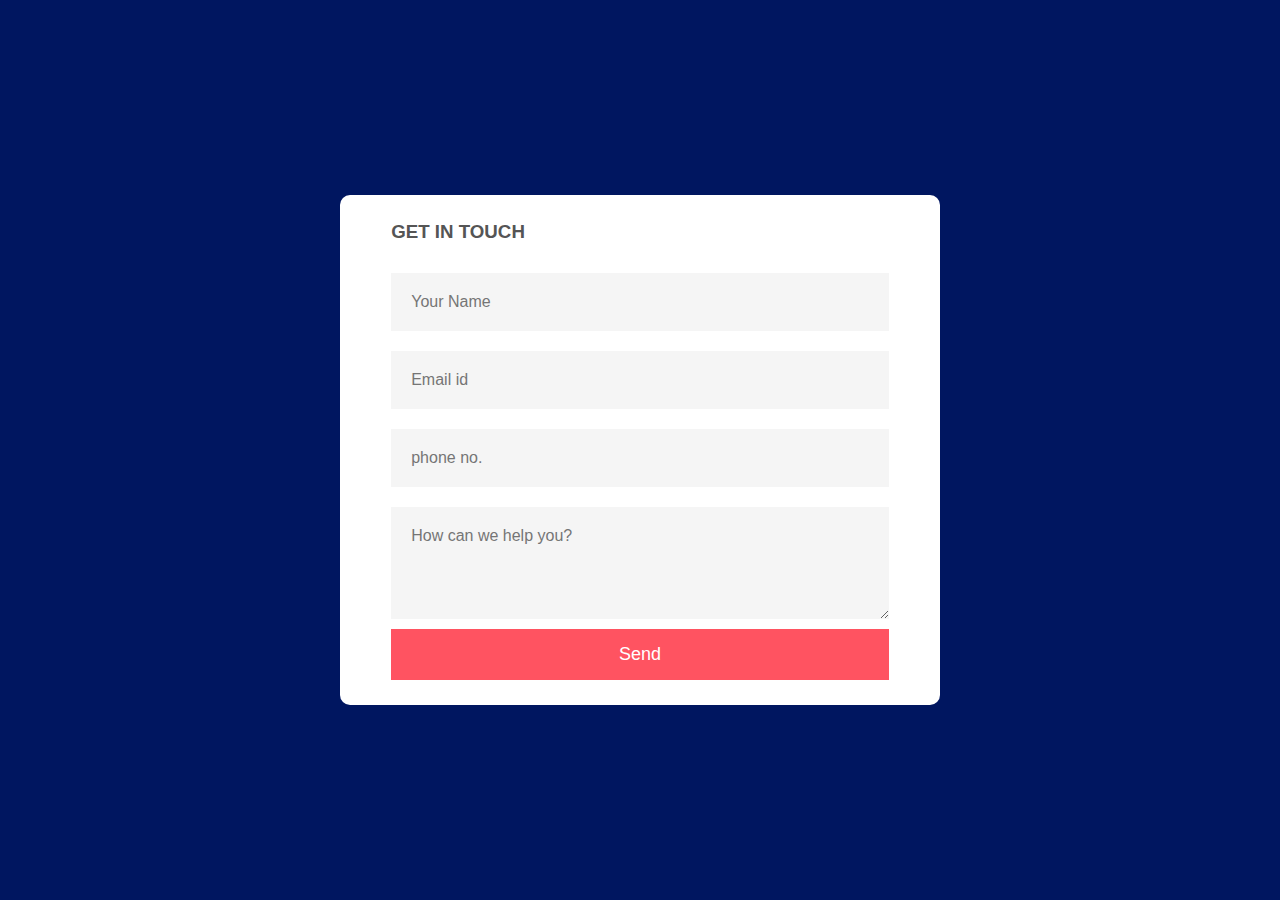
<file: index (2).html>
<!DOCTYPE html>
<html lang="en">
<head>
    <meta charset="UTF-8">
    <meta name="viewport" content="width=device-width, initial-scale=1.0">
    <title>Document</title>
    <style>
        * {
            margin: 0;
            padding: 0;
            box-sizing: border-box;
            font-family: 'poppins', sans-serif;
        }
        .container {
            height: 100vh;
            background-color: #001660;
            display: flex;
            align-items: center;
            justify-content: center;
        }
        form {
            background-color: #fff;
            display: flex;
            flex-direction: column;
            padding: 2vw 4vw;
            width: 90%;
            max-width: 600px;
            border-radius: 10px;
        }
        form h3 {
            color: #555;
            font-weight: 800;
            margin-bottom: 20px;
        }
        form input, form textarea {
            border: none;
            margin: 10px 0;
            padding: 20px;
            outline: none;
            background-color: #f5f5f5;
            font-size: 16px;
        }
        form button {
            padding: 15px;
            background-color: #ff5361;
            color: #fff;
            font-size: 18px;
            border: none;
            outline: none;
            cursor: pointer;
        }
    </style>
</head>
<body>
    <div class="container">
        <form action="https://formsubmit.co/a55c90e5a94cd39eeb3a7cd5a2c925af" method="POST">
            <input type="text" name="_honey" style="display:none;">
                <input type="hidden" name="_captcha" value="false">
            <h3>GET IN TOUCH</h3>
            <input type="text" id="name" placeholder="Your Name" required>
            <input type="email" id="email" placeholder="Email id" required>
            <input type="tel" id="phone" placeholder="phone no." required>
            <textarea id="message" rows="4" placeholder="How can we help you?"></textarea>
            <button type="submit">Send</button>
        </form>
    </div>
    <!-- <script src="https://smtpjs.com/v3/smtp.js"></script>
    <script>
        function sendEmail() {
            Email.send({
                Host: "smtp.gmail.com",
                Username: "eeze09140@gmail.com",
                Password: "password",
                To: 'eeze09140@gmail.com',
                From: document.getElementById("email").value,
                Subject: "New Contact From Enquiry",
                Body: "Name: " + document.getElementById("name").value 
                + "<br> Email: " + document.getElementById("email").value 
                + "<br> Phone no: " + document.getElementById("phone").value 
                + "<br> Message: " 
                + documet.getElementById("message").value
            }).then(
                message => alert("Message Sent Succesfully")
            );
        }

    </script> -->
</body>
</html>
</file>
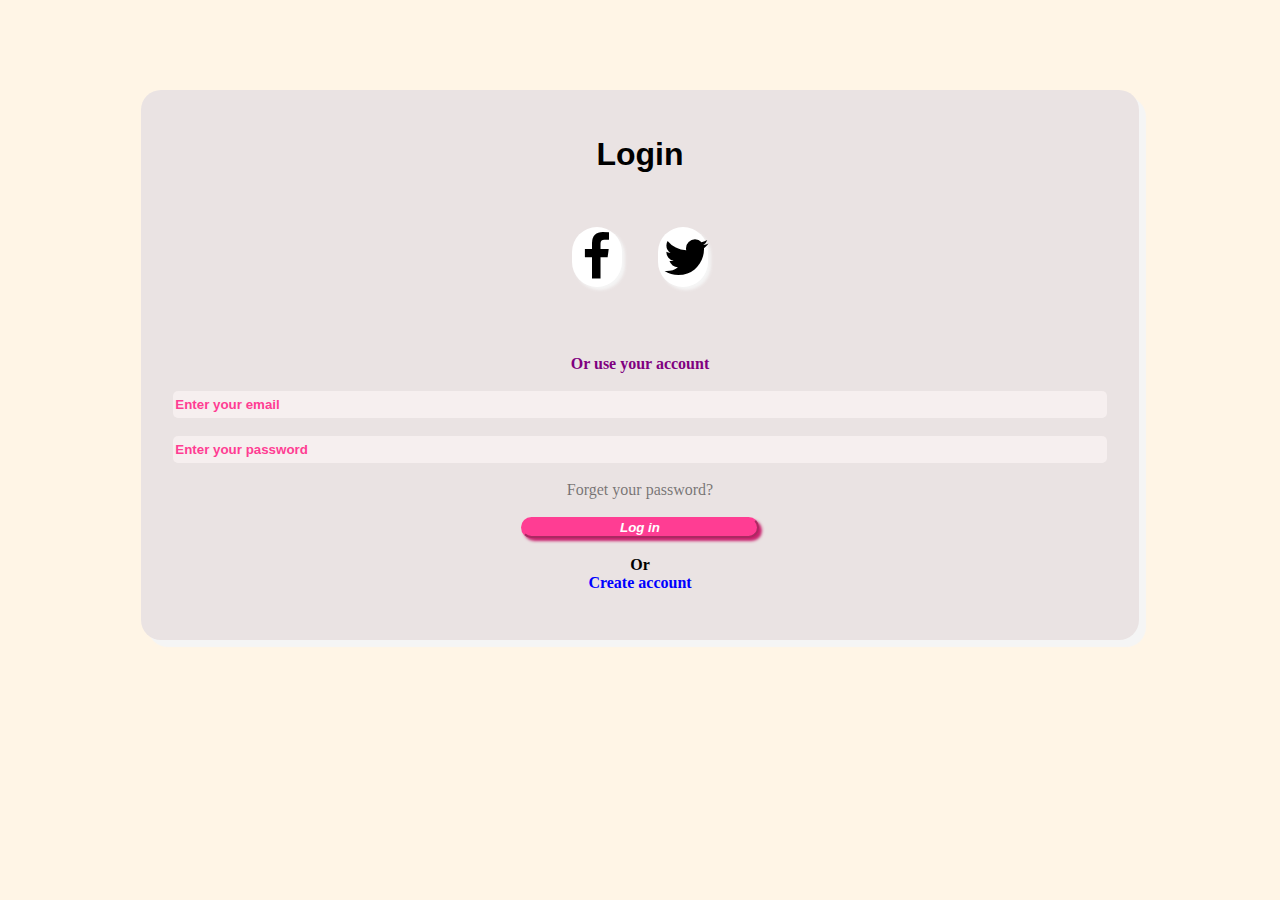
<file: login form.html>
<!DOCTYPE html>
<html lang="en">
<head>
    <meta charset="UTF-8">
    <meta name="viewport" content="width=device-width, initial-scale=1.0">
    <link rel="stylesheet" type="text/css" href="login form.css">
        <link rel="stylesheet" href="https://cdnjs.cloudflare.com/ajax/libs/font-awesome/4.7.0/css/font-awesome.min.css">
    <title>login form</title>
</head>
<body>
    <div class="container">
    <center>
    <h1 id="fh1">Login</h1>
    <br>
    <!-- facebook and twitter icon displayed by using fa fa font awesome -->
    <a href="facebook login.html" class="fa fa-facebook"id ="fb"></a>
    <a href="twitter login.html" class="fa fa-twitter" id="twit"></a>
    <br>
    <br>
    <br>
    <br>
    <b id="account">Or use your account</b>
    </center>
    <br>
    <form action="ebube main website.html" method="get" href="mailto:tukeyzchinonso@gmail.com">
    <input type="email" placeholder="Enter your email" name="e-mail" id="email" required>
    <br>
    <br>
    <input type="password" name="pwd" placeholder="Enter your password" minlength="8" maxlength="20" id="pwd" pattern="{8,20}" required>
    <br>
    <br>
    <center>
    <a href="#" id="forget">Forget your password?</a>
    </center>
    <br>
    <center>
    <button><i id="italic">Log in</i></button>
    <br>
    <br>
    </center>
    </form>
    <b>Or</b>
    <br>
    <a href="js login form.html" id="create">Create account</a>
    </div>
</body>
</html>
</file>
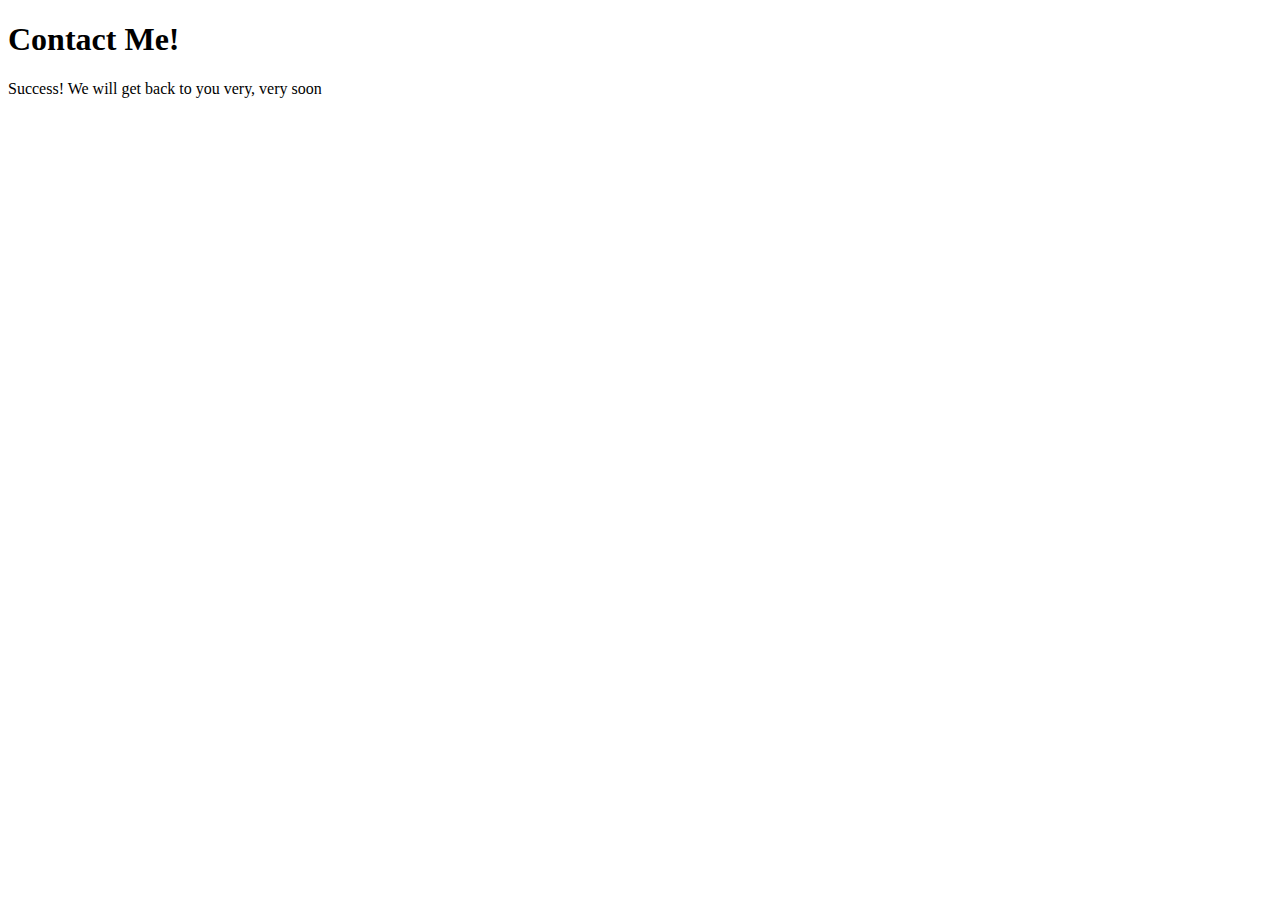
<file: succes.html>
<!DOCTYPE html>
<html lang="en">
<head>
    <meta charset="UTF-8">
    <meta name="viewport" content="width=device-width, initial-scale=1.0">
    <title>Document</title>
</head>
<body>
    <h1>Contact Me!</h1>
    <p>Success! We will get back to you very, very soon</p>
</body>
</html>
</file>
<file: style.css>
@import url('https://fonts.googleapis.com/css2?family=Poppins:wght@300;400;500;600;700;800;900&display=swap');

:root {
    --primary-color-hue: 252;
    --dark-color-lightness: 17%;
    --light-color-lightness: 95%;
    --white-color-lightness: 100%;

    --color-white: hsl(252, 30%, var(--white-color-lightness));
    --color-light: hsl(252, 30%, var(--light-color-lightness));
    --color-gray: hsl(var(--primary-color-hue), 15%, 65%);
    --color-primary: hsl(var(--primary-color-hue), 75%, 60%);
    --color-secondary: hsl(252, 100%, 90%);
    --color-success: hsl(120, 95%, 65%);
    --color-danger: hsl(0, 95%, 65%);
    --color-dark: hsl(252, 30%, var(--dark-color-lightness));
    --color-black: hsl(252, 30%, 10%);

    --border-radius: 2rem;
    --card-border-radius: 1rem;
    --btn-padding: 0.6rem 2rem;
    --search-padding: 0.6rem 1rem;
    --card-padding: 1rem;

    --sticky-top-left: 5.4rem;
    --sticky-top-right: -18rem;
}

*, *::before, *::after {
    margin: 0;
    padding: 0;
    box-sizing: border-box;
    text-decoration: none;
    border: none;
    outline: none;
}

body {
    font-family: "Poppins", sans-serif;
    color: var(--color-dark);
    background: var(--color-light);
    overflow-x: hidden;
}

/* GENERAL STYLES */
.container {
    width: 90%;
    margin: 0 auto;
}

.profile-photo {
    width: 2.7rem;
    aspect-ratio: 1/1;
    border-radius: 50%;
    overflow: hidden;
}

img {
    display: block;
    width: 100%;
}

.btn {
    display: inline-block;
    padding: var(--btn-padding);
    font-weight: 500;
    border-radius: var(--border-radius);
    cursor: pointer;
    transition: all 300ms ease;
    font-size: 0.9rem;
}

.btn:hover {
    opacity: 0.8;
}

.btn-primary {
    background: var(--color-primary);
    color: white;
}

.text-bold {
    font-weight: 500;
}

.text-muted {
    color: var(--color-gray);
}

/*==================== NAVBAR ================*/
nav {
    width: 100%;
    background: var(--color-white);
    padding: 0.8rem;
    position: fixed;
    top: 0;
    z-index: 10;
}

nav .container {
    display: flex;
    align-items: center;
    justify-content: space-between;
}

.search-bar {
    background: var(--color-light);
    border-radius: var(--border-radius);
    padding: var(--search-padding);
}

.search-bar input[type="search"] {
    background: transparent;
    width: 30vw;
    margin-left: 1rem;
    font-size: 0.9rem;
    color: var(--color-dark);
}

nav .search-bar input[type="search"]::placeholder {
    color: var(--color-gray);
}

nav .create {
    display: flex;
    align-items: center;
    gap: 2rem;
}

/*==================== MAIN ================*/
main {
    position: relative;
    top: 5.4rem;
}

main .container {
    display: grid;
    grid-template-columns: 18vw auto 20vw;
    column-gap: 2rem;
    position: relative;
}

/*==================== MAIN ================*/
main .container .left {
    height: max-content;
    position: sticky;
    top: var(--sticky-top-left);
}

main .container .left .profile {
    padding: var(--card-padding);
    background: var(--color-white);
    border-radius: var(--card-border-radius);
    display: flex;
    align-items: center;
    column-gap: 1rem;
    width: 100%;
}

.left .sidebar {
    margin-top: 1rem;
    background: var(--color-white);
    border-radius: var(--card-border-radius);
}

.left .sidebar .menu-item {
    display: flex;
    align-items: center;
    height: 4rem;
    cursor: pointer;
    transition: all 300ms ease;
    position: relative;
}

.left .sidebar .menu-item:hover {
    background: var(--color-light);
}

.left .sidebar i {
    font-size: 1.4rem;
    color: var(--color-gray);
    margin-left: 2rem;
    position: relative;
}

.left .sidebar i .notification-count {
    background: var(--color-danger);
    color: white;
    font-size: 0.7rem;
    width: fit-content;
    border-radius: 0.8rem;
    padding: 0.1rem 0.4rem;
    position: absolute;
    top: -0.2rem;
    right: -0.3rem;
}

.left .sidebar h3 {
    margin-left: 1.5rem;
    font-size: 1rem;
}

.left .sidebar .active {
    background: var(--color-light);
}

.left .sidebar .active i,
.left .sidebar .active h3 {
    color: var(--color-primary);
}

.left .sidebar .active::before {
    content: "";
    display: block;
    width: 0.5rem;
    height: 100%;
    position: absolute;
    background: var(--color-primary);
}

.left .sidebar .menu-item:first-child.active {
    border-top-left-radius: var(--card-border-radius);
    overflow: hidden;
}

.left .sidebar .menu-item:last-child.active {
    border-bottom-left-radius: var(--card-border-radius);
    overflow: hidden;
}

.left .btn {
    margin-top: 1rem;
    width: 100%;
    text-align: center;
    padding: 1rem 0;
}

/*==================== NOTIFICATION POPUP ================*/
.left .notifications-popup {
    position: absolute;
    top: 0;
    left: 110%;
    width: 30rem;
    background: var(--color-white);
    border-radius: var(--card-border-radius);
    padding: var(--card-padding);
    box-shadow: 0 0 2rem hsl(var(--color-primary), 75%, 60%, 25%);
    z-index: 8;
    display: none;
}

.left .notifications-popup::before {
    content: "";
    width: 1.2rem;
    height: 1.2rem;
    display: block;
    background: var(--color-white);
    position: absolute;
    left: -0.6rem;
    transform: rotate(45deg);
}

.left .notifications-popup > div {
    display: flex;
    align-items: start;
    gap: 1rem;
    margin-bottom: 1rem;
}

.left .notifications-popup small {
    display: block;
}

/*==================== MIDDLE ================*/
.middle .stories {
    display: flex;
    justify-content: space-between;
    height: 12rem;
    gap: 0.5rem;
}

.middle .stories .story {
    padding: var(--card-padding);
    border-radius: var(--card-border-radius);
    display: flex;
    flex-direction: column;
    justify-content: space-between;
    align-items: center;
    color: white;
    font-size: 0.75rem;
    width: 100%;
    position: relative;
    overflow: hidden;
}

.middle .stories .story::before {
    content: "";
    display: block;
    width: 100%;
    height: 5rem;
    background: linear-gradient(transparent, rgba(0, 0, 0, 0.75));
    position: absolute;
    bottom: 0;
}

.middle .stories .story .name {
    z-index: 2;
}

.middle .stories .story:nth-child(1) {
    background: url(images/story-1.jpg) no-repeat center center/cover;
}
.middle .stories .story:nth-child(2) {
    background: url(images/story-2.jpg) no-repeat center center/cover;
}
.middle .stories .story:nth-child(3) {
    background: url(images/story-3.jpg) no-repeat center center/cover;
}
.middle .stories .story:nth-child(4) {
    background: url(images/story-4.jpg) no-repeat center center/cover;
}
.middle .stories .story:nth-child(5) {
    background: url(images/story-5.jpg) no-repeat center center/cover;
}
.middle .stories .story:nth-child(6) {
    background: url(images/story-6.jpg) no-repeat center center/cover;
}

.middle .story .profile-photo {
    width: 2rem;
    height: 2rem;
    align-self: start;
    border: 3px solid var(--color-primary);
}

/*==================== CREATE POST ================*/
.middle .create-post {
    width: 100%;
    display: flex;
    align-items: center;
    justify-content: space-between;
    margin-top: 1rem;
    background: var(--color-white);
    padding: 0.4rem var(--card-padding);
    border-radius: var(--card-border-radius);
}

.middle .create-post input[type="text"] {
    justify-self: start;
    width: 100%;
    padding-left: 1rem;
    background: transparent;
    color: var(--color-dark);
    margin-right: 1rem;
}

/*==================== FEEDS ================*/
.middle .feeds .feed {
    background: var(--color-white);
    border-radius: var(--card-border-radius);
    padding: var(--card-padding);
    margin: 1rem 0;
    font-size: 0.85rem;
    line-height: 1.5;
}

.middle .feed .head {
    display: flex;
    justify-content: space-between;
}

.middle .feed .user {
    display: flex;
    gap: 1rem;
}

.middle .feed .photo {
    border-radius: var(--card-border-radius);
    overflow: hidden;
    margin: 0.7rem 0;
}

.middle .feed .action-buttons {
    display: flex;
    justify-content: space-between;
    align-items: center;
    font-size: 1.4rem;
    margin: 0.6rem;
}

.middle .liked-by {
    display: flex;
}

.middle .liked-by span {
    width: 1.4rem;
    height: 1.4rem;
    display: block;
    border-radius: 50%;
    overflow: hidden;
    border: 2px solid var(--color-white);
    margin-left: -0.6rem;
}

.middle .liked-by span:first-child {
    margin: 0;
}

.middle .liked-by p {
    margin-left: 0.5rem;
}

/*==================== RIGHT ================*/
main .container .right {
    height: max-content;
    position: sticky;
    top: var(--sticky-top-right);
    bottom: 0;
}

.right .messages {
    background: var(--color-white);
    border-radius: var(--card-border-radius);
    padding: var(--card-padding);
}

.right .messages .heading {
    display: flex;
    align-items: center;
    justify-content: space-between;
    margin-bottom: 1rem;
}

.right .messages i {
    font-size: 1.4rem;
}

.right .messages .search-bar {
    display: flex;
    margin-bottom: 1rem;
}

.right .messages .category {
    display: flex;
    justify-content: space-between;
    margin-bottom: 1rem;
}

.right .messages .category h6 {
    width: 100%;
    text-align: center;
    border-bottom: 4px solid var(--color-light);
    padding-bottom: 0.5rem;
    font-size: 0.85rem;
}

.right .messages .category .active {
    border-color: var(--color-dark);
}

.right .messages .message-requests {
    color: var(--color-primary);
}


.right .messages .message {
    display: flex;
    gap: 1rem;
    margin-bottom: 1rem;
    align-items: start;
}

.right .messages .profile-photo {
    position: relative;
    overflow: visible;
}

.right .profile-photo img {
    border-radius: 50%;
}

.right .messages .message:last-child {
    margin: 0;
}

.right .messages .message p {
    font-size: 0.8rem;
}

.right .messages .message .profile-photo .active {
    width: 0.8rem;
    height: 0.8rem;
    border-radius: 50%;
    border: 3px solid var(--color-white);
    background: var(--color-success);
    position: absolute;
    bottom: 0;
    right: 0;
}

/*==================== RIGHT ================*/
.right .friend-requests {
    margin-top: 1rem;
}

.right .friend-requests h4 {
    color: var(--color-gray);
    margin: 1rem 0;
}

.right .request {
    background: var(--color-white);
    padding: var(--card-padding);
    border-radius: var(--card-border-radius);
    margin-bottom: 0.7rem;
}

.right .request .info {
    display: flex;
    gap: 1rem;
    margin-bottom: 1rem;
}

.right .request .action {
    display: flex;
    gap: 1rem;
}

/*==================== THEME CUSTOMIZATION ================*/
.customize-theme {
    background: rgba(255, 255, 255, 0.5);
    width: 100vw;
    height: 100vh;
    position: fixed;
    top: 0;
    left: 0;
    z-index: 100;
    text-align: center;
    display: grid;
    place-items: center;
    font-size: 0.9rem;
    display: none;
}

.customize-theme .card {
    background: var(--color-white);
    padding: 3rem;
    border-radius: var(--card-border-radius);
    width: 50%;
    box-shadow: 0 0 1rem var(--color-primary);
}

/*==================== FONT SIZE ================*/

.customize-theme .font-size {
    margin-top: 5rem;
}

.customize-theme .font-size > div {
    display: flex;
    justify-content: space-between;
    align-items: center;
    background: var(--color-light);
    padding: var(--search-padding);
    border-radius: var(--card-border-radius);
}

.customize-theme .choose-size {
    background: var(--color-secondary);
    height: 0.3rem;
    width: 100%;
    margin: 0 1rem;
    display: flex;
    justify-content: space-between;
    align-items: center;
}

.customize-theme .choose-size span {
    width: 1rem;
    height: 1rem;
    background: var(--color-secondary);
    border-radius: 50%;
    cursor: pointer;
}

.customize-theme .choose-size span.active {
    background: var(--color-primary);
}

.customize-theme .color {
    margin-top: 2rem;
}

.customize-theme .choose-color {
    background: var(--color-light);
    padding: var(--search-padding);
    border-radius: var(--card-border-radius);
    display: flex;
    align-items: center;
    justify-content: space-between;
}

.customize-theme .choose-color span {
    width: 2.2rem;
    height: 2.2rem;
    border-radius: 50%;
}

.customize-theme .choose-color span:nth-child(1) {
    background: hsl(252, 75%, 60%);
}
.customize-theme .choose-color span:nth-child(2) {
    background: hsl(52, 75%, 60%);
}
.customize-theme .choose-color span:nth-child(3) {
    background: hsl(352, 75%, 60%);
}
.customize-theme .choose-color span:nth-child(4) {
    background: hsl(152, 75%, 60%);
}
.customize-theme .choose-color span:nth-child(5) {
    background: hsl(202, 75%, 60%);
}

.customize-theme .choose-color span.active {
    border: 5px solid white;
}

.customize-theme .choose-bg {
    display: flex;
    align-items: center;
    justify-content: space-between;
    gap: 1.5rem;
}

.customize-theme .choose-bg > div {
    padding: var(--card-padding);
    width: 100%;
    display: flex;
    align-items: center;
    font-size: 1rem;
    font-weight: bold;
    border-radius: 0.4rem;
    cursor: pointer;
}

.customize-theme .choose-bg > div.active {
    border: 2px solid var(--color-primary);
}

.customize-theme .choose-bg .bg-1 {
    background: white;
    color: black;
}

.customize-theme .choose-bg .bg-2 {
    background: hsl(252, 30%, 17%);
    color: white;
}

.customize-theme .choose-bg .bg-3 {
    background: hsl(252, 30%, 10%);
    color: white;
}

.customize-theme .choose-bg > div span {
    width: 2rem;
    height: 2rem;
    border: 2px solid var(--color-gray);
    border-radius: 50%;
    margin-right: 1rem;
}

/*==================== MEDIA QUERIES FOR SMALL LAPTOPS AND BIG TABLETS ================*/
@media screen and (max-width: 1200px) {
    .container {
        width: 96%;
    }
    
    main .container {
        grid-template-columns: 5rem auto 30vw;
        gap: 1rem;
    }
    
    .left {
        width: 5rem;
        z-index: 5;
    }
    
    main .container .left .profile {
        display: none;
    }

    .sidebar h3 {
        display: none;
    }

    .left .btn {
        display: none;
    }

    .customize-theme .card {
        width: 80vw;
    }
}

/*==================== MEDIA QUERIES FOR SMALL TABLETS AND MOBILE PHONES  ================*/
@media screen and (max-width:992px) {
    nav .search-bar {
        display: none;
    }

    main .container {
        grid-template-columns: 0 auto 5rem;
        gap: 0;
    }
    
    main .container .left {
        grid-column: 3/4;
        position: fixed;
        bottom: 0;
        right: 0;
    }
    
    /*==================== NOTIFICATION POPUP  ================*/
    .left .notifications-popup {
        position: absolute;
        left: -20rem;
        width: 20rem;
    }

    .left .notifications-popup::before {
        position: absolute;
        top: 1.3rem;
        left: calc(20rem - 0.6rem);
        display: block;
    }

    main .container .middle {
        grid-column: 1/3;
    }

    main .container .right {
        display: none;
    }

    .customize-theme .card {
        width: 92vw;
    }
}

@media screen and (max-width:500px) {
    html {
        font-size: 13px;
    }

    .hide {
        display: none;
    }

    .customize-theme .card {
        padding: 1rem;
    }
}

@media screen and (max-width:500px) {
    html {
        font-size: 10px;
    }
}
</file>
<file: about my self website/style.css>
@import url('https://fonts.googleapis.com/css2?family=Poppins:wght@300;400;500;600;700;800;900&display=swap');

* {
    margin: 0;
    padding: 0;
    box-sizing: border-box;
    text-decoration: none;
    border: none;
    outline: none;
    scroll-behavior: smooth;
    font-family: "Poppins", sans-serif;
}

:root {
    --bg-color: #081b29;
    --second-bg-color: #112e42;
    --text-color: #ededed;
    --main-color: #00abf0;
}

html {
    font-size: 62.5%;
    overflow-x: hidden;
}

body {
    background: var(--bg-color);
    color: var(--text-color);
}

.header {
    position: fixed;
    top: 0;
    left: 0;
    width: 100%;
    padding: 2rem 9%;
    background: transparent;
    display: flex;
    justify-content: space-between;
    align-items: center;
    z-index: 100;
    transition: .3s;
}

.header.sticky {
    background: var(--bg-color);
}

.logo {
    position: relative;
    font-size: 2.5rem;
    color: var(--text-color);
    font-weight: 600;
}

.navbar {
    position: relative;
}

.navbar a {
    font-size: 1.7rem;
    color: var(--text-color);
    font-weight: 500;
    margin-left: 3.5rem;
    transition: .3s;
}

.navbar a:hover,
.navbar a.active {
    color: var(--main-color);
}

#menu-icon {
    font-size: 3.6rem;
    color: var(--text-color);
    cursor: pointer;
    display: none;
}

section {
    min-height: 100vh;
    padding: 10rem 9% 2rem;
}

.home {
    display: flex;
    align-items: center;
    padding: 0 9%;
    justify-content: center;
}

.home-content {
    max-width: 60rem;
    z-index: 99;
    /* position: relative; */
}

.home-content h1 {
    position: relative !important;
    display: inline-block;
    font-size: 5.6rem;
    font-weight: 700;
    line-height: 1.3;
}

.home-content h1 span {
    color: var(--text-color);
}

.home-content .text-animte {
    position: relative;
    width: 32.8rem;
}

.home-content .text-animate h3 {
    font-size: 3.2rem;
    font-weight: 700;
    color: transparent;
    -webkit-text-stroke: .7px var(--main-color);
    background-image: linear-gradient(var(--main-color), var(--main-color));
    background-repeat: no-repeat;
    -webkit-background-clip: text;
    background-position: 0 0;
    background-position: -32rem 0;
    z-index: 1;
    position: relative;
    width: fit-content;
}

.home.show-animate .home-content .text-animate h3 {
    animation: homeBgText 6s linear infinite;
    animation-delay: 2s;
}

.home-content .text-animate h3::before {
    content: "";
    position: absolute;
    top: 0;
    left: 0;
    width: 0;
    height: 100%;
    border-right: 2px solid var(--main-color);
    z-index: -1;
}

.home.show-animate .home-content .text-animate h3::before {
    animation: homeCursorText 6s linear infinite;
    animation-delay: 2s;
}

.home-content p {
    position: relative;
    font-size: 1.6rem;
    margin: 2rem 0 4rem;
}

.btn-box {
    position: relative;
    display: flex;
    justify-content: space-around;
    width: 34.5rem;
    height: 5rem;
}

.btn-box .btn {
    position: relative;
    display: inline-flex;
    justify-content: center;
    align-items: center;
    width: 15rem;
    height: 100%;
    background: var(--main-color);
    border: .2rem solid var(--main-color);
    border-radius: .8rem;
    font-size: 1.8rem;
    font-weight: 600;
    letter-spacing: .1rem;
    color: var(--bg-color);
    z-index: 1;
    overflow: hidden;
    transition: .5s;
}

.btn-box .btn:hover {
    color: var(--main-color);
}

.btn-box .btn:nth-child(2) {
    background: transparent;
    color: var(--main-color);
}

.btn-box .btn:nth-child(2):hover {
    color: var(--bg-color);
}

.btn-box .btn:nth-child(2)::before {
    background: var(--main-color);
}

.btn-box .btn::before {
    content: "";
    position: absolute;
    top: 0;
    left: 0;
    width: 0;
    height: 100%;
    background: var(--bg-color);
    z-index: -1;
    transition: .5s;
}

.btn-box .btn:hover::before {
    width: 100%;
}

.home-sci {
    position: absolute;
    bottom: 4rem;
    width: 170px;
    display: flex;
    justify-content: space-between;
}

.home-sci a {
    position: relative;
    display: inline-flex;
    justify-content: center;
    align-items: center;
    width: 40px;
    height: 40px;
    background: transparent;
    border: .2rem solid var(--main-color);
    border-radius: 50%;
    font-size: 20px;
    color: var(--main-color);
    z-index: 1;
    overflow: hidden;
    transition: .5s;
}

.home-sci a:hover {
    color: var(--bg-color);
}

.home-sci a::before {
    content: "";
    position: absolute;
    top: 0;
    left: 0;
    width: 0;
    height: 100%;
    background: var(--main-color);
    z-index: -1;
    transition: .5s;
}

.home-sci a:hover::before {
    width: 100%;
}

.home-imgHover {
    position: absolute;
    top: 0;
    right: 0;
    width: 45%;
    height: 100%;
    background: transparent;
    transition: 3s;
}

/* .home-imgHover:hover {
    background: var(--bg-color);
    opacity: .8;
} */

.about {
    display: flex;
    justify-content: center;
    align-items: center;
    flex-direction: column;
    gap: 2rem;
    background: var(--second-bg-color);
    padding-bottom: 6rem;
}

.heading {
    position: relative;
    font-size: 5rem;
    margin-bottom: 3rem;
    text-align: center;
}

span {
    color: var(--main-color);
}

.about-img {
    position: relative;
    width: 25rem;
    height: 25rem;
    border-radius: 50%;
    display: flex;
    justify-content: center;
    align-items: center;
}

.about-img img {
    width: 90%;
    border-radius: 50%;
    border: .3rem solid var(--main-color);
}

.about-img .circle-spin {
    position: absolute;
    top: 50%;  
    left: 50%;
    transform: translate(-50%, -50%) rotate(0);
    width: 100%;
    height: 100%;
    border-radius: 50%;
    border-top: .2rem solid var(--second-bg-color);
    border-bottom: .2rem solid var(--second-bg-color);
    border-left: .2rem solid var(--main-color);
    border-right: .2rem solid var(--main-color);
    animation: aboutSpinner 8s linear infinite;
}

.about-content {
    text-align: center;
}

.about-content h3 {
    position: relative;
    display: inline-block;
    font-size: 2.6rem;
}

.about-content p {
    position: relative;
    font-size: 1.6rem;
    margin: 2rem 0 3rem;
}

.btn-box.btns {
    display: inline-block;
    width: 15rem;
}

.btn-box.btns a::before {
    background: var(--second-bg-color);
}

.education {
    display: flex;
    justify-content: center;
    align-items: center;
    flex-direction: column;
    min-height: auto;
    padding-bottom: 5rem;
}

.education .education-row {
    display: flex;
    flex-wrap: wrap;
    gap: 5rem;
}

.education-row .education-column {
    flex: 1 1 40rem;
}

.education-column .title {
    position: relative;
    display: inline-block;
    font-size: 2.5rem;
    margin: 0 0 1.5rem 2rem;
}

.education-column .education-box {
    position: relative;
    border-left: .2rem solid var(--main-color);
}

.education-box .education-content {
    position: relative;
    padding-left: 2rem;
}

.education-box .education-content::before {
    content: "";
    position: absolute;
    top: 0;
    left: -1.1rem;
    width: 2rem;
    height: 2rem;
    border-radius: 50%;
    background: var(--main-color);
}

.education-content .content {
    position: relative;
    padding: 1.5rem;
    border: .2rem solid var(--main-color);
    border-radius: .6rem;
    margin-bottom: 2rem;
    overflow: hidden;
    z-index: 1;
}

.education-content .content::before {
    content: "";
    position: absolute;
    top: 0;
    left: 0;
    width: 0;
    height: 100%;
    background: var(--second-bg-color);
    z-index: -1;
    transition: .5s;
}

.education-content .content:hover::before {
    width: 100%;
}

.education-content .content .year {
    font-size: 1.5rem;
    color: var(--main-color);
    padding-bottom: .5rem;
}

.education-content .content .year i {
    padding-right: .5rem;
}

.education-content .content h3 {
    font-size: 2rem;
}

.education-content .content p {
    font-size: 1.6rem;
    padding-top: .5rem;
}

.skills {
    min-height: auto;
    padding-bottom: 7rem;
    background: var(--second-bg-color);
}

.skills h2 {
    display: inline-block;
    left: 50%;
    transform: translate(-50%);
}

.skills .skills-row {
    display: flex;
    flex-wrap: wrap;
    gap: 5rem;
}

.skills-row .skills-column {
    flex: 1 1 40rem;
}

.skills-column .title {
    position: relative;
    display: inline-block;
    font-size: 2.5rem;
    margin: 0 0 1.5rem;
}

.skills-column .skills-box {
    position: relative;
}

.skills-box .skills-content {
    position: relative;
    border: .2rem solid var(--main-color);
    border-radius: .6rem;
    padding: .5rem 1.5rem;
    z-index: 1;
}

.skills-box .skills-content::before {
    content: "";
    position: absolute;
    top: 0;
    left: 0;
    width: 0;
    height: 100%;
    background: var(--bg-color);
    z-index: -1;
    transition: .5s;
}

.skills-box .skills-content:hover::before {
    width: 100%;
}

.skills-content .progress {
    padding: 1rem 0;
}

.skills-content .progress h3 {
    font-size: 1.7rem;
    display: flex;
    justify-content: space-between;
}

.skills-content .progress h3 span {
    color: var(--text-color);
}

.skills-content .progress .bar {
    height: 2.5rem;
    border-radius: .6rem;
    border: .2rem solid var(--main-color);
    padding: .5rem;
    margin: 1rem 0;
}

.skills-content .progress .bar span {
    display: block;
    height: 100%;
    border-radius: .3rem;
    background: var(--main-color);
}

.skills-column:nth-child(1) .skills-content .progress:nth-child(1) .bar span {
    width: 90%;
}

.skills-column:nth-child(1) .skills-content .progress:nth-child(2) .bar span {
    width: 80%;
}

.skills-column:nth-child(1) .skills-content .progress:nth-child(3) .bar span {
    width: 60%;
}

.skills-column:nth-child(1) .skills-content .progress:nth-child(4) .bar span {
    width: 50%;
}

.skills-column:nth-child(2) .skills-content .progress:nth-child(1) .bar span {
    width: 95%;
}

.skills-column:nth-child(2) .skills-content .progress:nth-child(2) .bar span {
    width: 67%;
}

.skills-column:nth-child(2) .skills-content .progress:nth-child(3) .bar span {
    width: 85%;
}

.skills-column:nth-child(2) .skills-content .progress:nth-child(4) .bar span {
    width: 60%;
}

.contact {
    min-height: auto;
    padding-bottom: 7rem;
}

.contact h2 {
    display: inline-block;
    left: 50%;
    transform: translateX(-50%);
}

.contact form {
    max-width: 70rem;
    margin: 0 auto;
    text-align: center;
}

.contact form .input-box {
    position: relative;
    display: flex;
    justify-content: space-between;
    flex-wrap: wrap;
}

.contact form .input-box .input-field {
    position: relative;
    width: 49%;
    margin: 0.8rem 0;
}

.contact form .input-box .input-field input,
.contact form .textarea-field textarea {
    width: 100%;
    height: 100%;
    padding: 1.6rem;
    color: var(--text-color);
    background: transparent;
    border-radius: .6rem;
    border: .2rem solid var(--main-color);
}

.contact form .input-box .input-field input::placeholder,
.contact form .textarea-field textarea::placeholder {
    color: var(--text-color);
}

.contact form .focus {
    position: absolute;
    top: 0;
    left: 0;
    width: 0;
    height: 100%;
    background: var(--second-bg-color);
    border-radius: .6rem;
    z-index: -1;
    transition: .5s;
}

.contact form .input-box .input-field input:focus ~ .focus,
.contact form .input-box .input-field input:valid ~ .focus,
.contact form .textarea-field textarea:focus ~ .focus,
.contact form .textarea-field textarea:valid ~ .focus {
    width: 100%;
}

.contact form .textarea-field {
    position: relative;
    margin: .8rem 0 2.7rem;
    display: flex;
}

.contact form .textarea-field textarea {
    resize: none;
}

.contact form .btn-box.btns .btn {
    cursor: pointer;
}

.footer {
   display: flex;
   justify-content: space-between;
   align-items: center;
   flex-wrap: wrap; 
   padding: 2rem 9%;
   background: var(--second-bg-color);
}

.footer-text,
.footer-iconTop {
    position: relative;
}

.footer-text p {
    font-size: 1.6rem;
}

.footer-iconTop a {
    position: relative;
    display: inline-flex;
    justify-content: center;
    align-items: center;
    padding: .8rem;
    background: var(--main-color);
    border: .2rem solid var(--main-color);
    border-radius: .6rem;
    z-index: 1;
    overflow: hidden;
}

.footer-iconTop a::before {
    content: "";
    position: absolute;
    top: 0;
    left: 0;
    width: 0;
    height: 100%;
    background: var(--second-bg-color);
    z-index: -1;
    transition: .5s;
}

.footer-iconTop a:hover::before {
    width: 100%;
}

.footer-iconTop a i {
    font-size: 2rem;
    color: var(--bg-color);
    transition: .5s;
}

.footer-iconTop a:hover i {
    color: var(--main-color);
}

/* ANIMTION RELOAD AND SCROLL */
.animate {
    position: absolute;
    top: 0;
    right: 0;
    width: 100%;
    height: 100%;
    background: var(--bg-color);
    z-index: 98;
}

.animate.home-img {
    width: 50%;
}

.logo .animate,
.navbar .animate,
#menu-icon .animate,
.home.show-animate .animate {
    animation: showRight 1s ease forwards;
    animation-delay: calc(.3s / var(--i));
}

.animate.scroll {
    transition: 1s ease;
    animation-delay: calc(.3s * var(--i));
    animation: none;
}

section:nth-child(odd) .animate.scroll, .footer .animate.scroll {
    background: var(--second-bg-color);
}

.education .education-box .animate.scroll {
    width: 105%;
}

.about.show-animate .animate.scroll,
.education.show-animate .animate.scroll,
.skills.show-animate .animate.scroll,
.contact.show-animate .animate.scroll,
.footer.show-animate .animate.scroll{
    animation-delay: calc(.3s * var(--i));
    width: 0;
}

/* BREAKPOINTS */
@media screen and (max-width:1200px) {
    html {
        font-size: 55%;
    }
}

@media screen and (max-width:991px) {
    .header {
        padding: 2rem 4%;
    }

    section {
        padding: 10rem 4% 2rem;
    }

    .home {
        padding: 0 4%;
    }

    .footer {
        padding: 2rem 4%;
    }
}

@media screen and (max-width: 850px) {
    .animate.home-img {
        width: 55%;
    }
}

@media screen and (max-width: 768px) {
    .header {
        background: var(--bg-color);
    }

    #menu-icon {
        display: block;
    }

    .navbar {
        position: absolute;
        top: 100%;
        left: -100%;
        width: 100%;
        padding: 1rem 4%;
        background: var(--main-color);
        box-shadow: 0 .5rem 1rem rgba(0, 0, 0, .2);
        z-index: 1;
        transition: .25s ease;
        transition-delay: .25s;
    }

    .navbar.active {
        left: 0;
        transition-delay: 0s !important;
    }

    .navbar .active-nav {
        position: absolute;
        top: 0;
        left: -100%;
        width: 100%;
        height: 100%;
        background: var(--bg-color);
        border-top: .1rem solid rgba(0, 0, 0, .2);
        z-index: -1;
        transition: .25s ease;
        transition-delay: 0s;
    }

    .navbar.active .active-nav {
        left: 0;
        transition-delay: .25s;
    }

    .navbar a {
        display: block;
        font-size: 2rem;
        margin: 3rem 0;
        transform: translateX(-20rem);
        transition: .25s ease;
        transition-delay: 0s;
    }

    .navbar.active a {
        transform: translateX(0);
        transition-delay: .25s;
    }

    .home-imgHover {
        pointer-events: none;
        background: var(--bg-color);
        opacity: .6;
    }
}

@media screen and (max-width: 520px) {
    html {
        font-size: 50%;
    }

    .home-content h1 {
        display: flex;
        flex-direction: column;
    }

    .home-sci {
        width: 160px;
    }

    .home-sci a {
        width: 38px;
        height: 38px;
    }
}

@media screen and (max-width: 462px) {
    .home-content h1 {
        font-size: 5.2rem;
    }

    .education {
        padding: 10rem 4% 5rem 5%;
    }

    .contact form .input-box .input-field {
        width: 100%;
    }

    .footer {
        flex-direction: column-reverse;
    }

    .footer p {
        margin-top: 2rem;
        text-align: center;
    }
}

@media screen and (max-width: 371px) {
    .home {
        justify-content: center;
    }

    .home-content {
        display: flex;
        align-items: center;
        flex-direction: column;
        text-align: center;
    }

    .home-content h1 {
        font-size: 5rem;
    }
}


/* KEYFRAMES ANIMATION */
@keyframes homeBgText {
    0%,
    10%,
    100% {
        background-position: -32rem 0;
    }

    65%,
    85% {
        background-position: 0 0;
    }
}

@keyframes homeCursorText {
    0%,
    10%,
    100% {
        width: 0;
    }

    65%,
    78%,
    85% {
        width: 100%;
        opacity: 1;
    }

    75%,
    81% {
        opacity: 0;
    }
}

@keyframes aboutSpinner {
    100% {
        transform: translate(-50%, -50%) rotate(360deg);
    }
}

@keyframes showRight {
    100% {
        width: 0;
    }
}
</file>
<file: login form.css>
*{
    outline: 0;
}
body{
    background-color:rgba(255, 235, 205, 0.5);
    margin:14px 16px;
}
#fh1{
    font-family:Arial, Helvetica, sans-serif;
}
.container{
    box-sizing: border-box;
    background-color: rgb(234, 227, 227);
    border-radius:20px;
    text-align: center;
    box-shadow: 7px 7px 1px whitesmoke;
    height:550px;
    width: 80%;
    margin-left: auto;
    margin-right: auto;
    margin-top: 90px;
    padding: 25px;
}
#account{
    text-decoration: none;
    color:purple;
}
#fb{
    color:#000000;
    text-decoration: none;
    background-color: white;
    width: 40px;
    border-radius:50px;
    font-size: 50px;
    box-shadow:3px 3px 3px whitesmoke;
    padding:5px;
    margin: 14px 16px;
    cursor: pointer;
    transition:0.9s;
}
#fb:hover{
    width:50px;
    color:white;
    background-color:#3b5998;
}
#twit{
    color:#000000;
    text-decoration: none;
    background-color: white;
    width: 40px;
    border-radius:50px;
    font-size:50px;
    box-shadow:3px 3px 3px whitesmoke;
    padding:5px;
    margin: 14px 16px;
    cursor: pointer;
    transition:0.9s;
}
#twit:hover{
    width:50px;
    color:white;
    background-color:#55acee;
}
input{
    width:98%;
    height: 25px;
    background-color:rgba(249, 242, 242, 0.812);
    border-radius:5px;
    transition:0.9s;
    font-family:'Segoe UI', Tahoma, Geneva, Verdana, sans-serif;
    font-weight:bold;
    border: none;
}
input:focus{
    box-shadow: 0 0 30px;
    height:40px;
    border-radius:15px;
    border-top-color:black;
    border-bottom-color:black;
    border-right-color:black;
    border-left-color:black;
    background-color:white;
}
::placeholder{
    color: #ff3d93;
    font-family:'Gill Sans', 'Gill Sans MT', Calibri, 'Trebuchet MS', sans-serif;
}
#forget{
    text-decoration: none;
    color:rgba(0,0,0,0.5);
    transition:0.8s;
}
#forget:hover{
    color: blue;
    text-decoration:underline;
    cursor: pointer;
}
button{
    background-color:#ff3d93;
    color: white;
    width:25%;
    border-radius:20px;
    border-right-color:#ff3d93;
    border-left-color:#ff3d93;
    border-top-color:#ff3d93;
    border-bottom-color:#ff3d93;
    cursor:pointer;
    transition:0.7s;
    box-shadow:3px 3px 3px #c8206c;
}
button:hover{
    height:25px;
    background-color:#228b22;
    border-right-color:#14a314;
    border-left-color:#14a314;
    border-top-color:#14a314;
    border-bottom-color:#14a314;
    width:29%;
    box-shadow:3px 3px 3px #228b22;
}
#italic{
    font-weight:bold;
}
#create{
    text-decoration:none;
    color: blue;
    font-weight: bold;
}
</file>
